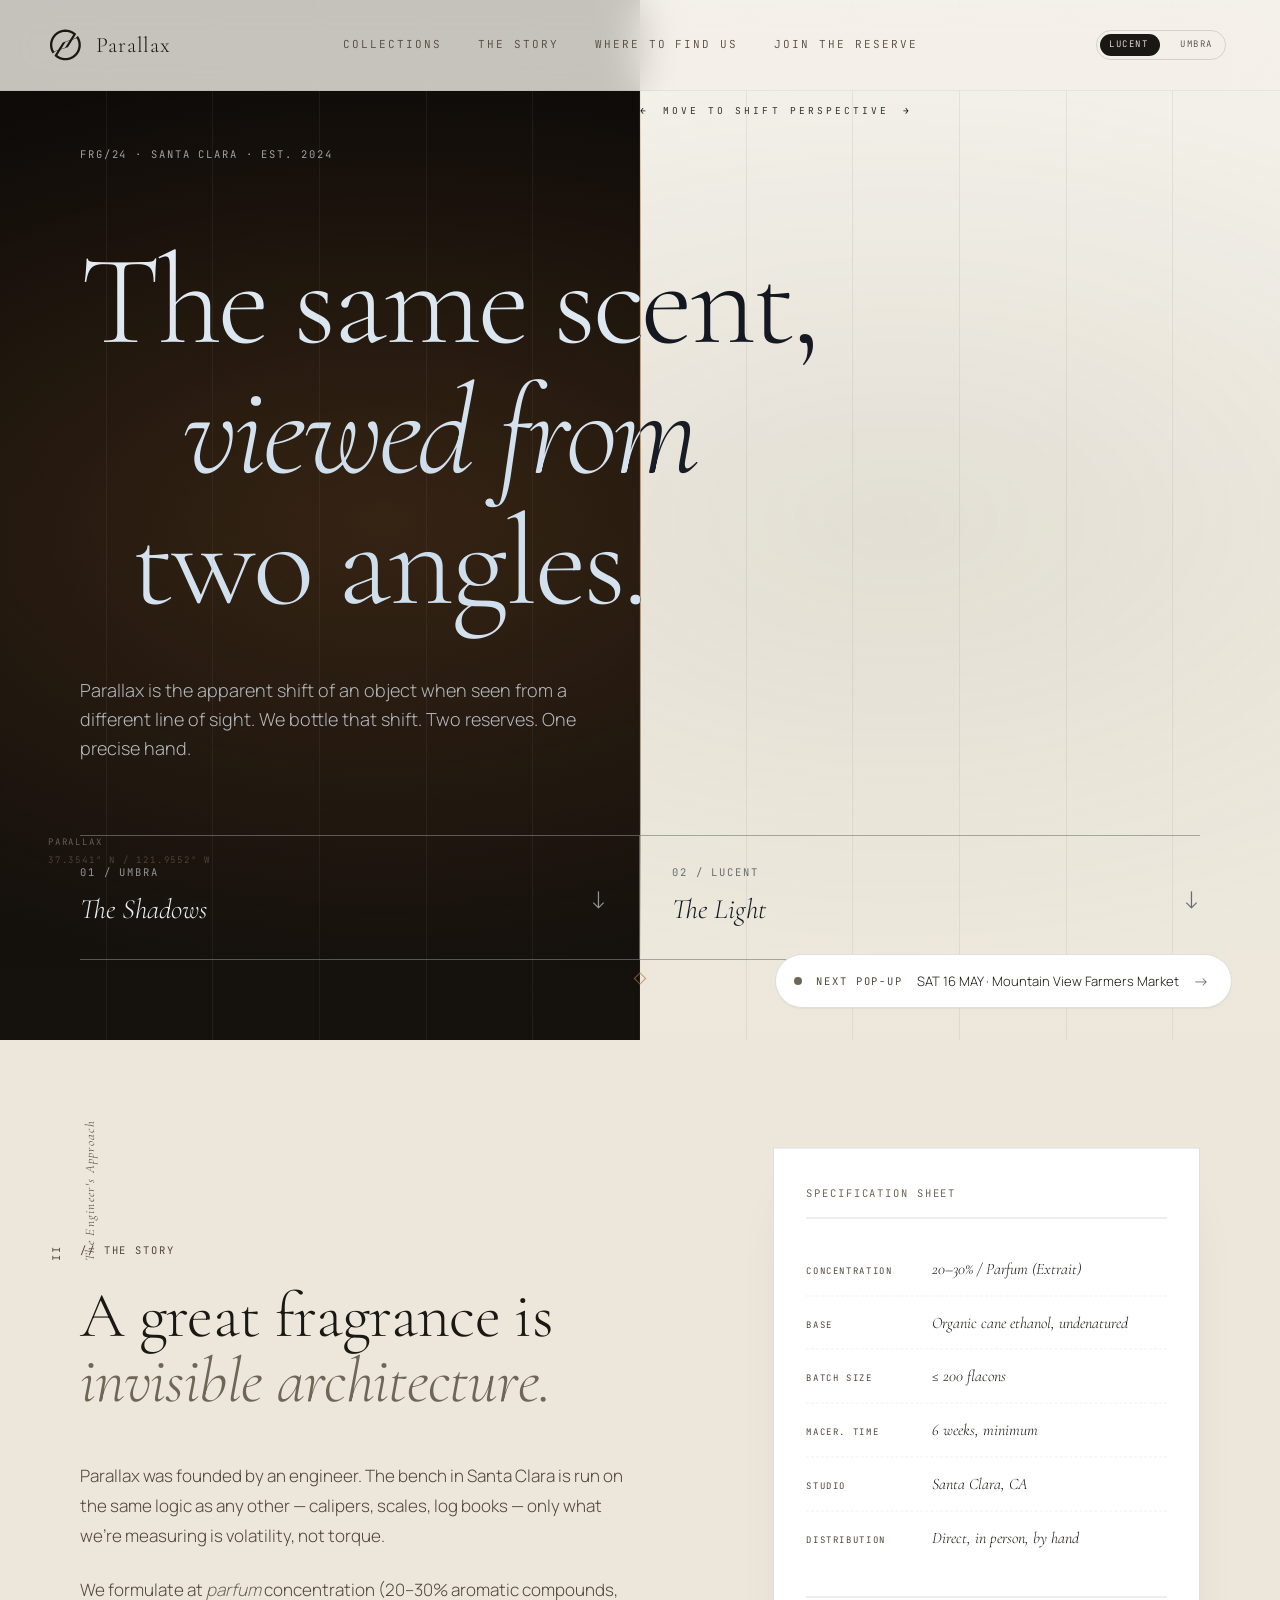
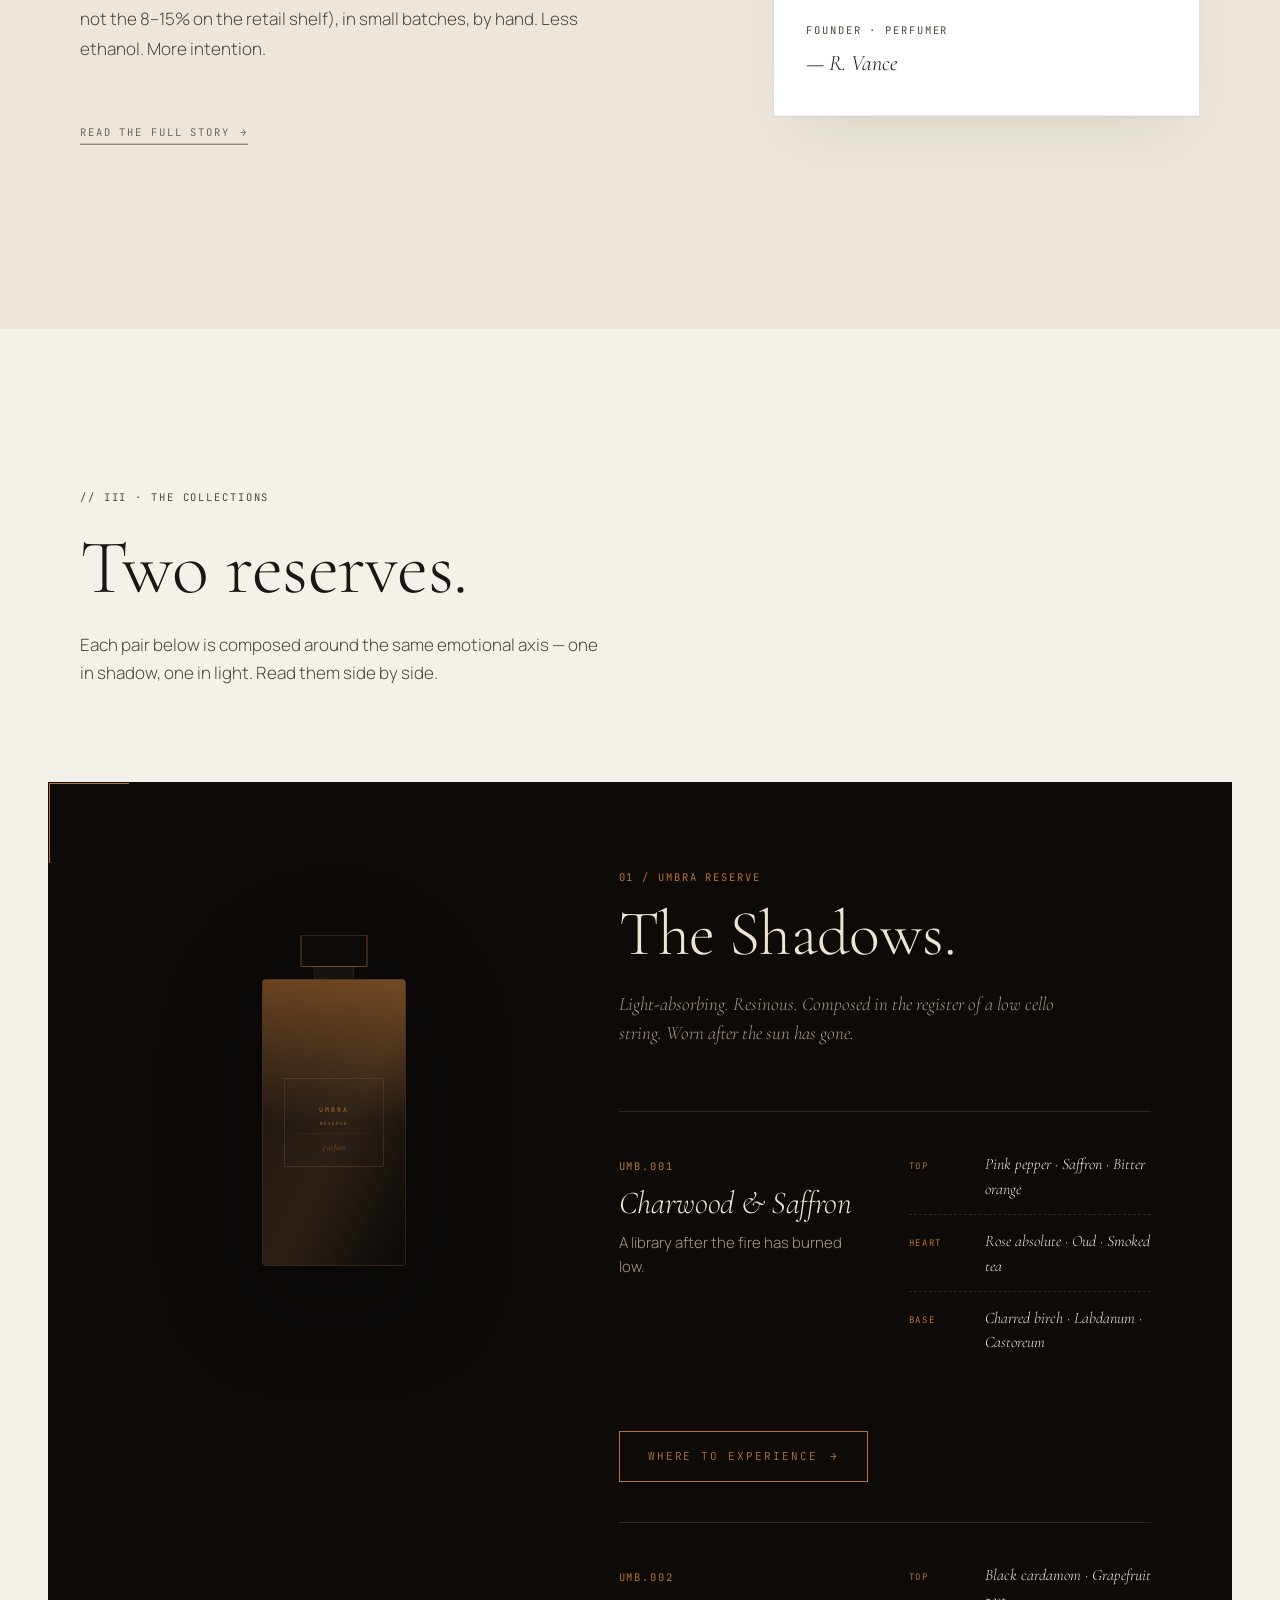
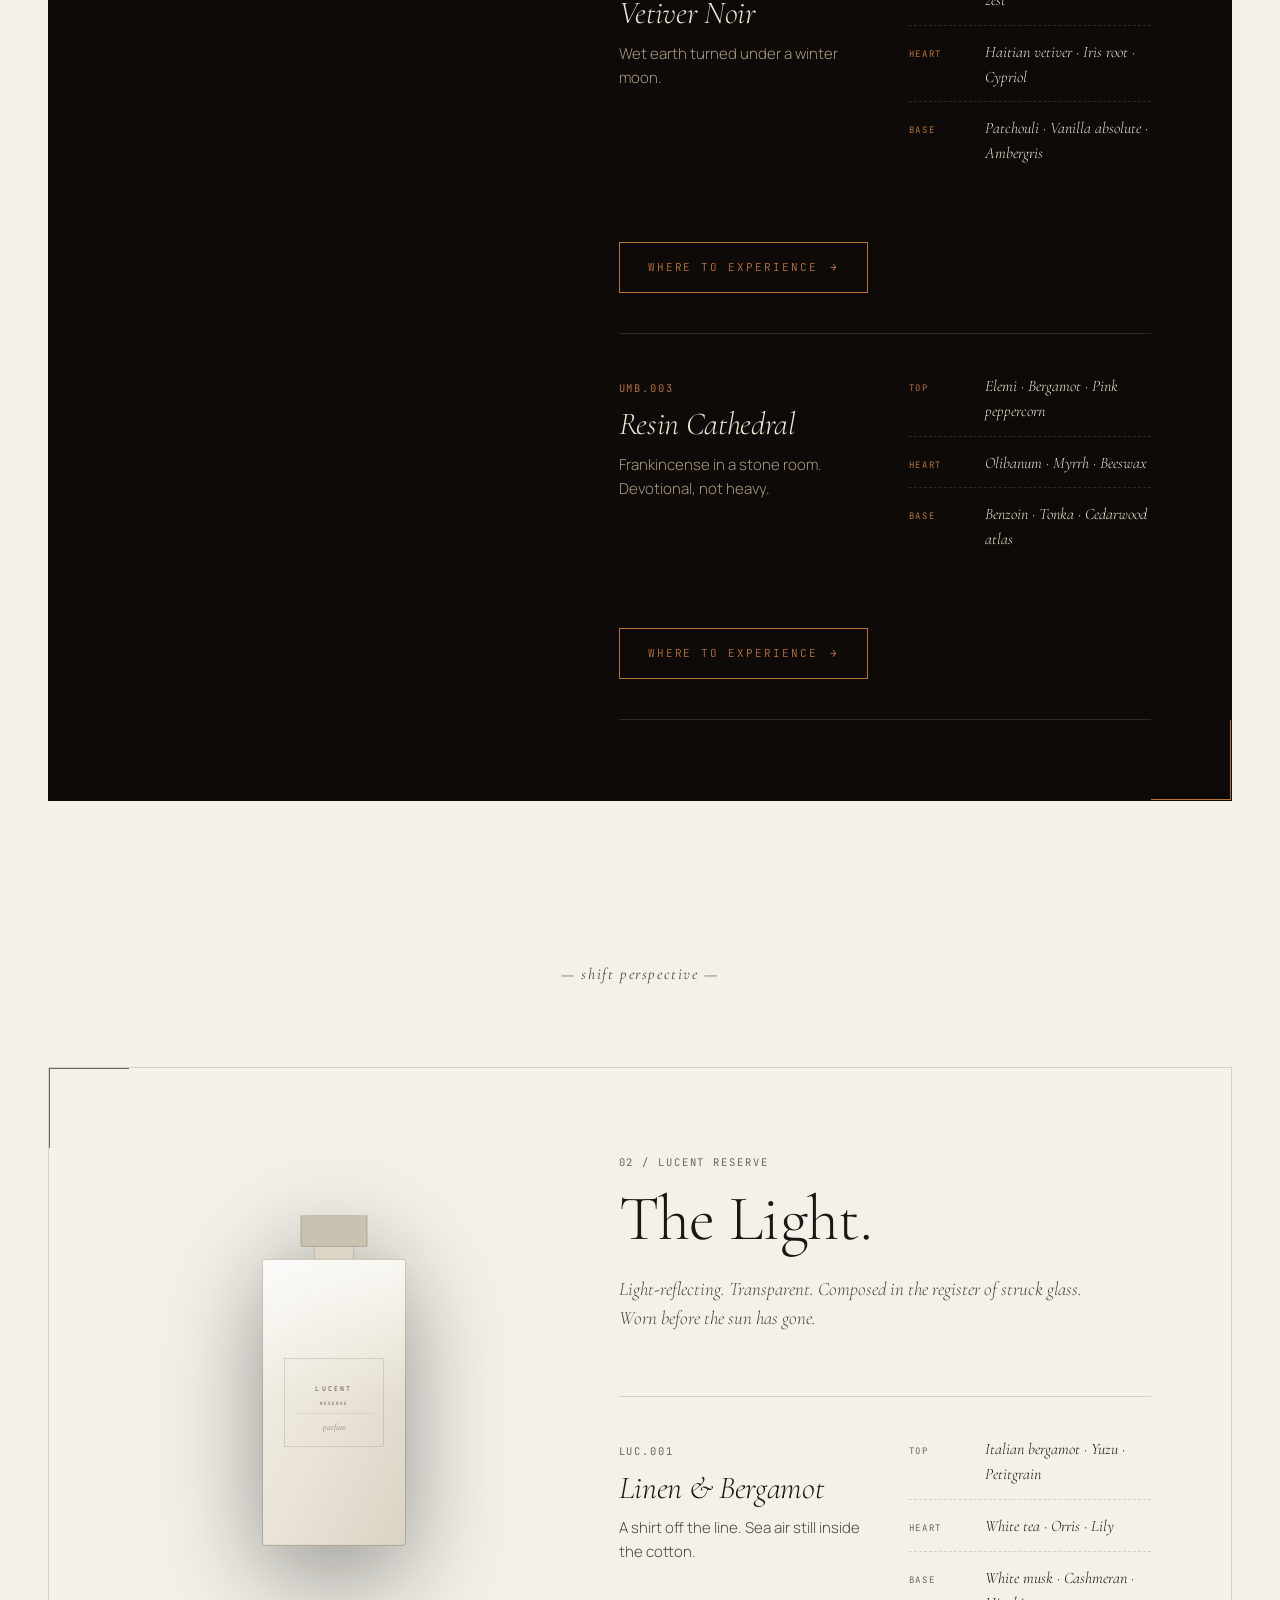
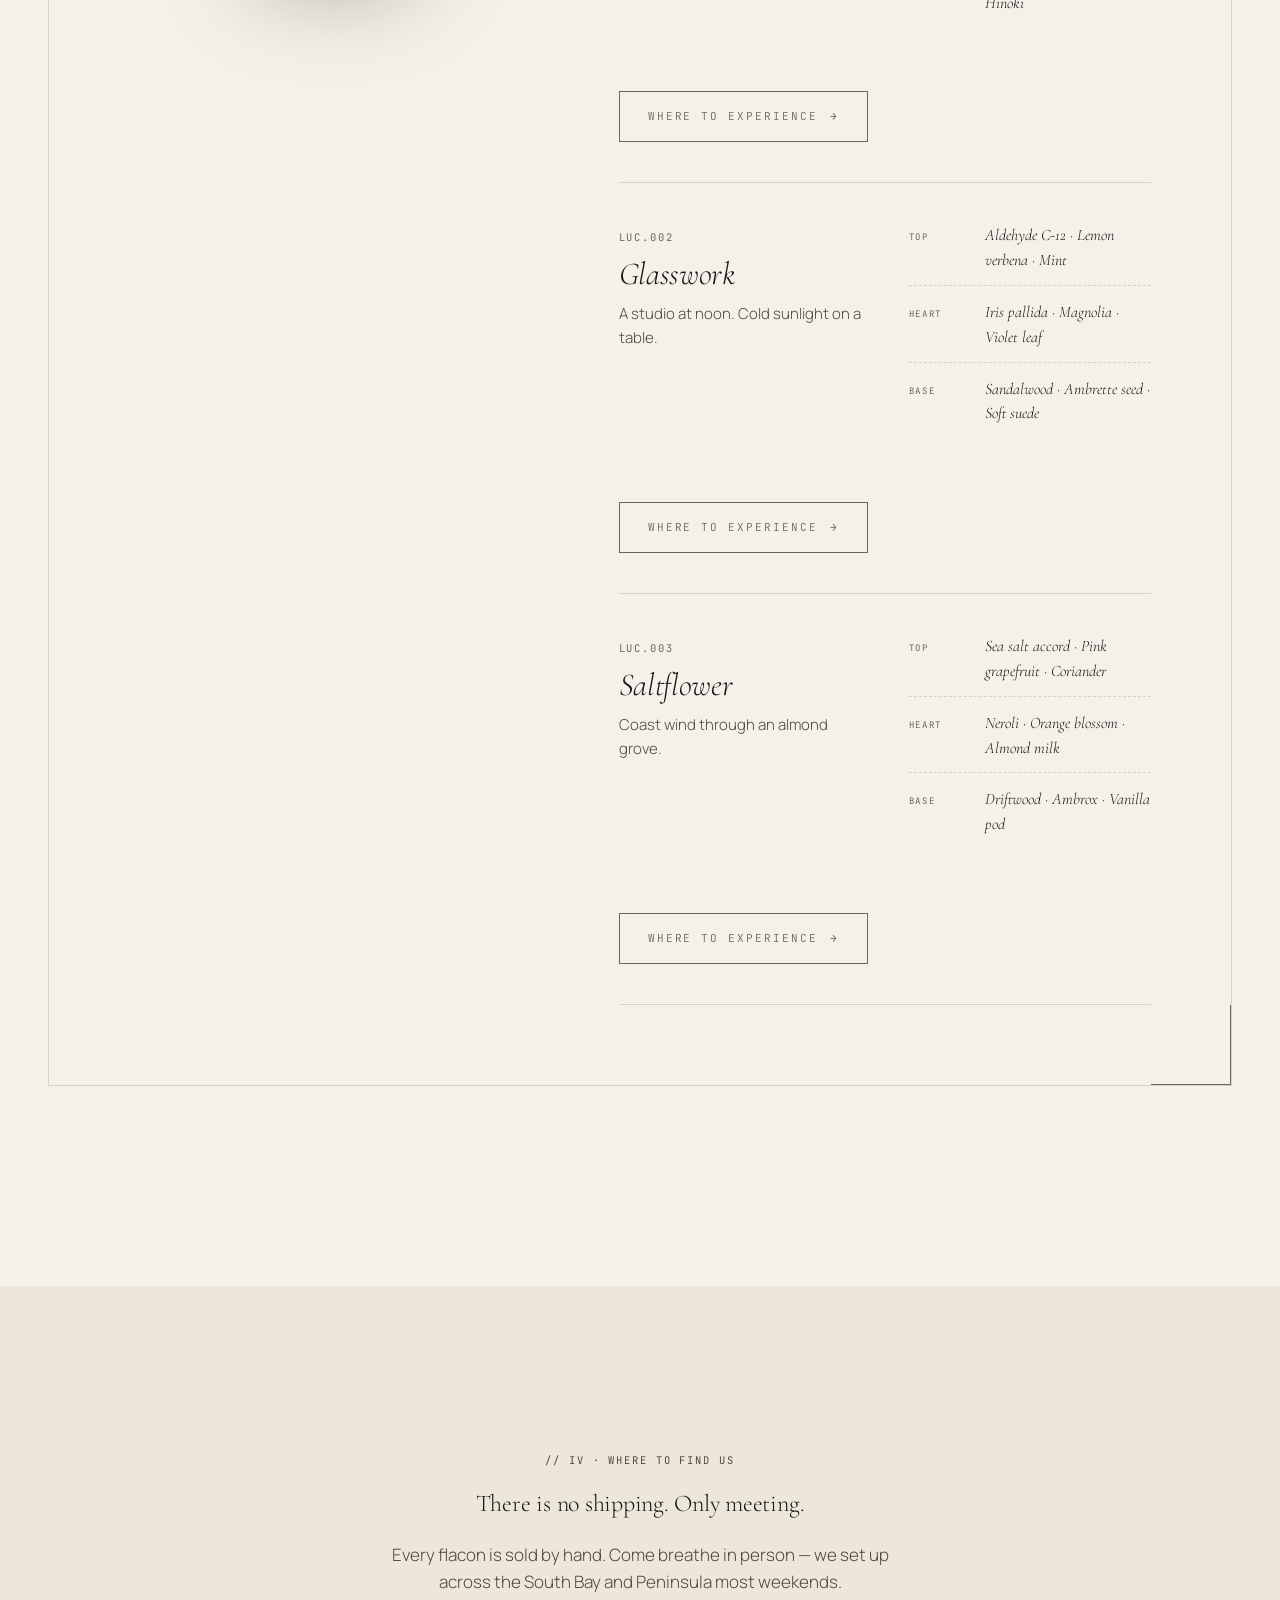
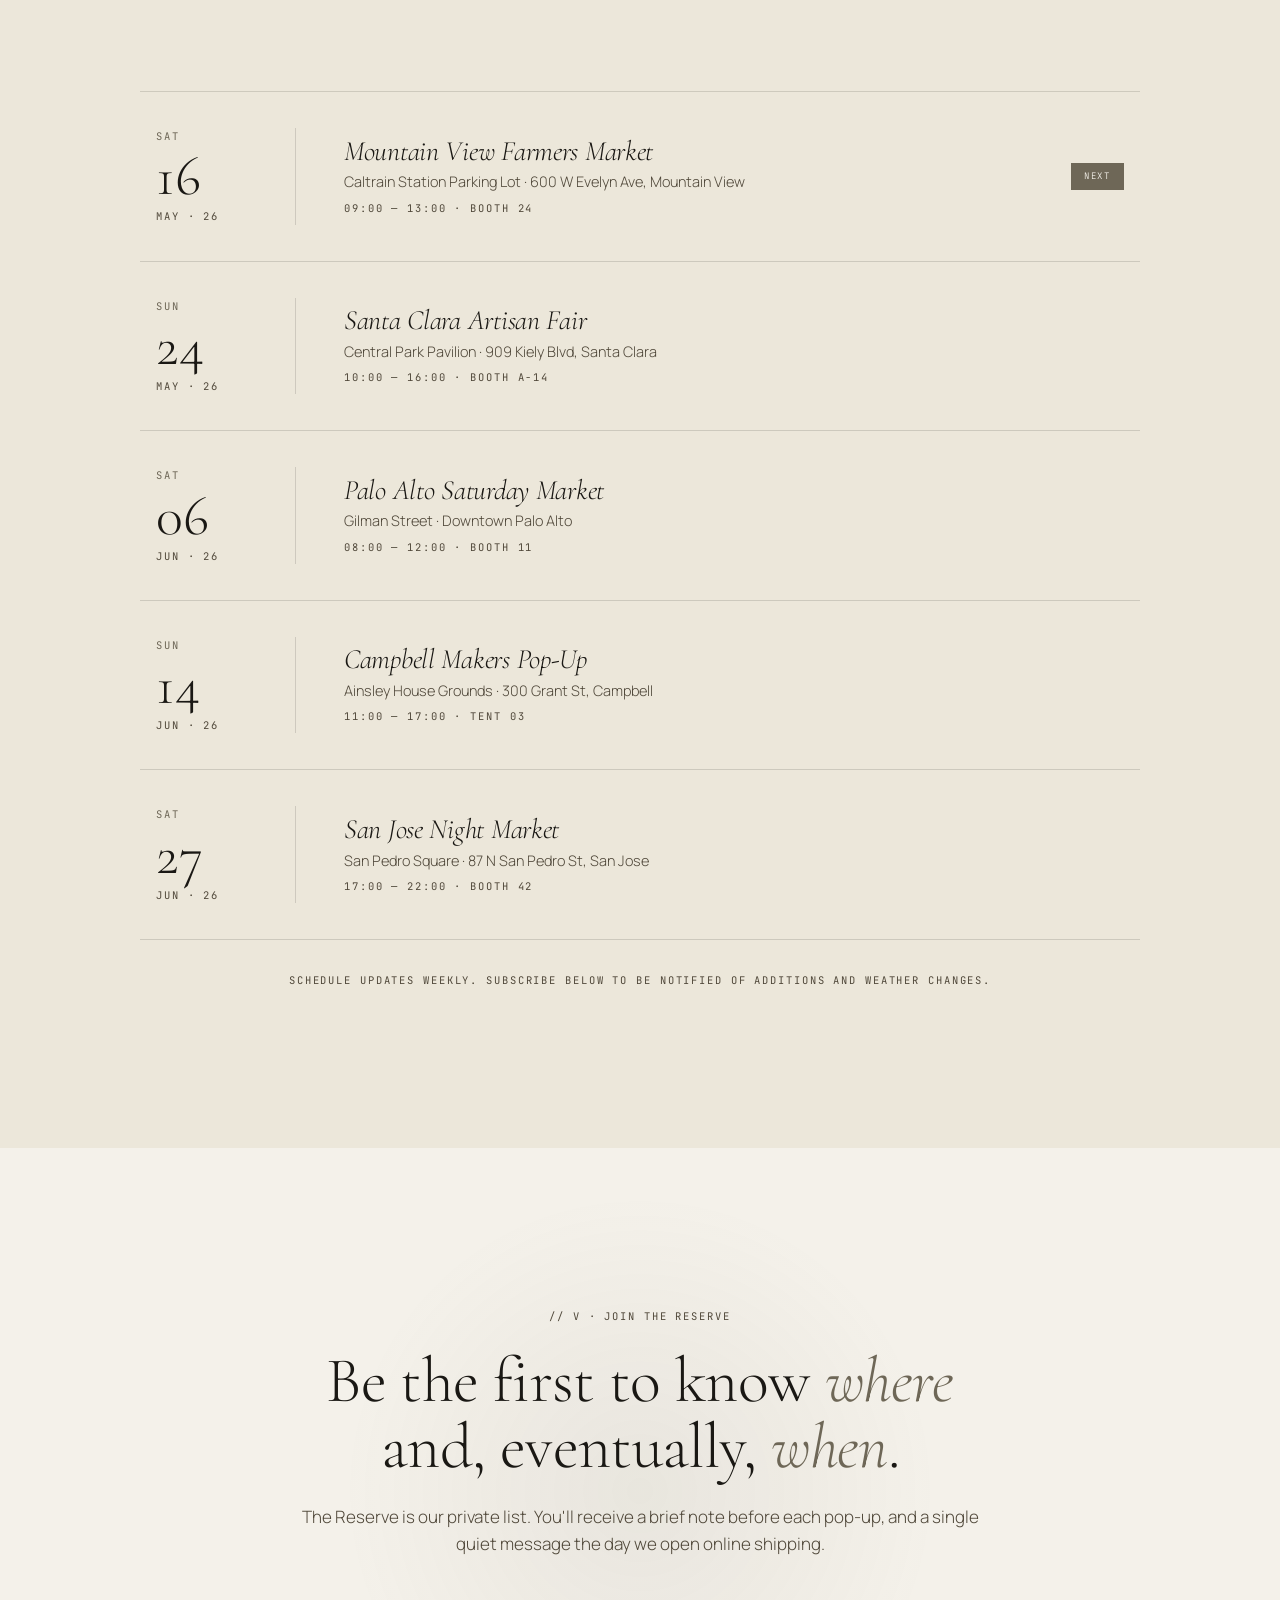
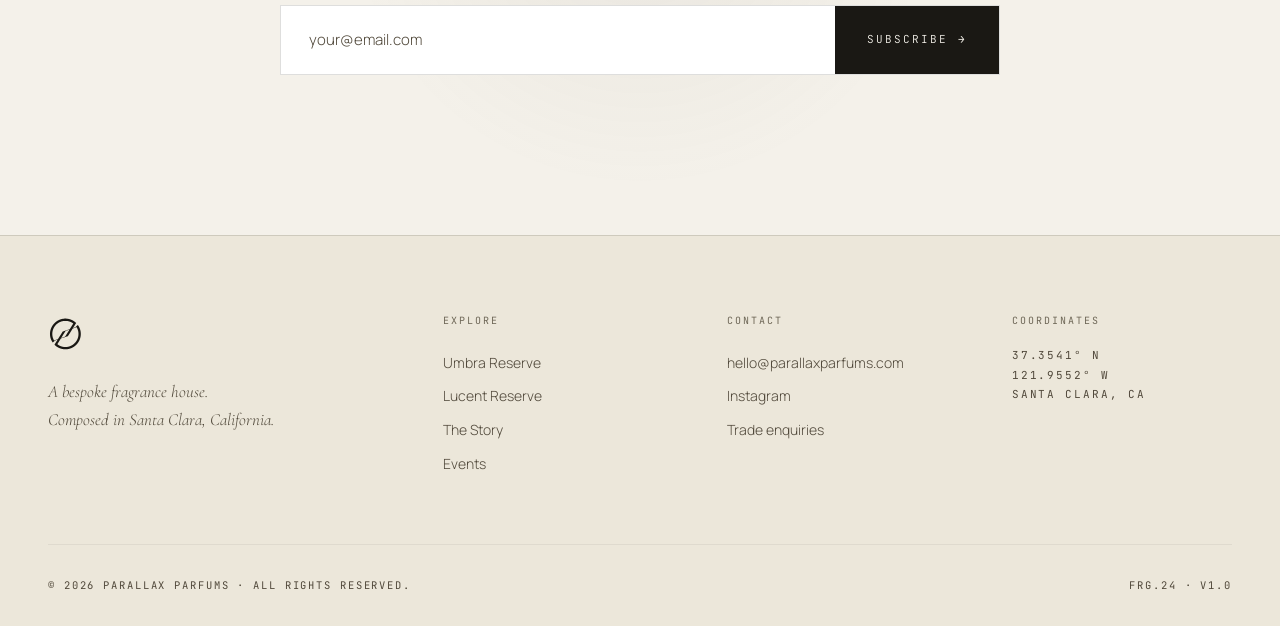
<file: index.html>
<!DOCTYPE html>
<html lang="en" data-mode="lucent">
<head>
<meta charset="UTF-8" />
<meta name="viewport" content="width=device-width,initial-scale=1.0" />
<title>Parallax Parfums — A Bespoke Fragrance House in Santa Clara</title>
<meta name="description" content="Parallax Parfums is an independent, engineer-founded fragrance house in Santa Clara, California. High-concentration parfums explored from two perspectives: the Umbra Reserve and the Lucent Reserve. Find us at Bay Area farmers markets and pop-ups." />
<meta name="keywords" content="niche perfume Santa Clara, local fragrance house Bay Area, independent perfumer Silicon Valley, artisan parfum, farmers market perfume" />

<link rel="canonical" href="https://parallaxparfums.com/" />

<meta name="theme-color" content="#f4f1ea" media="(prefers-color-scheme: light)" />
<meta name="theme-color" content="#0d0a08" media="(prefers-color-scheme: dark)" />

<meta property="og:type" content="website" />
<meta property="og:site_name" content="Parallax Parfums" />
<meta property="og:locale" content="en_US" />
<meta property="og:url" content="https://parallaxparfums.com/" />
<meta property="og:title" content="Parallax Parfums — A Bespoke Fragrance House in Santa Clara" />
<meta property="og:description" content="Independent, engineer-founded fragrance house in Santa Clara, California. High-concentration parfums in two reserves. Find us at Bay Area farmers markets." />
<meta property="og:image" content="https://parallaxparfums.com/og-image.png" />
<meta property="og:image:width" content="1200" />
<meta property="og:image:height" content="630" />
<meta property="og:image:alt" content="Parallax Parfums logo on a split umbra and lucent composition." />

<meta name="twitter:card" content="summary_large_image" />
<meta name="twitter:title" content="Parallax Parfums — A Bespoke Fragrance House in Santa Clara" />
<meta name="twitter:description" content="Independent, engineer-founded fragrance house in Santa Clara. High-concentration parfums in two reserves." />
<meta name="twitter:image" content="https://parallaxparfums.com/og-image.png" />

<link rel="icon" type="image/svg+xml" href="favicon.svg" />
<link rel="apple-touch-icon" href="apple-touch-icon.png" />

<!-- Local-business structured data -->
<script type="application/ld+json">
{
  "@context": "https://schema.org",
  "@type": "LocalBusiness",
  "@id": "https://parallaxparfums.com/#business",
  "name": "Parallax Parfums",
  "description": "Independent fragrance house in Santa Clara specializing in high-concentration parfums, served at Bay Area farmers markets and pop-ups.",
  "url": "https://parallaxparfums.com",
  "image": "https://parallaxparfums.com/og-image.png",
  "logo": "https://parallaxparfums.com/parallax-logo-r2.svg",
  "address": { "@type": "PostalAddress", "addressLocality": "Santa Clara", "addressRegion": "CA", "addressCountry": "US" },
  "geo": { "@type": "GeoCoordinates", "latitude": 37.3541, "longitude": -121.9552 },
  "areaServed": [
    { "@type": "City", "name": "Santa Clara" },
    { "@type": "City", "name": "San Jose" },
    { "@type": "City", "name": "Mountain View" },
    { "@type": "City", "name": "Palo Alto" },
    { "@type": "City", "name": "Campbell" },
    { "@type": "AdministrativeArea", "name": "San Francisco Bay Area" }
  ],
  "priceRange": "$$$"
}
</script>

<!-- Upcoming events: Bay Area farmers markets & pop-ups -->
<script type="application/ld+json">
{
  "@context": "https://schema.org",
  "@graph": [
    {
      "@type": "Event",
      "name": "Parallax Parfums at Mountain View Farmers Market",
      "startDate": "2026-05-16T09:00:00-07:00",
      "endDate":   "2026-05-16T13:00:00-07:00",
      "eventStatus": "https://schema.org/EventScheduled",
      "eventAttendanceMode": "https://schema.org/OfflineEventAttendanceMode",
      "location": { "@type": "Place", "name": "Mountain View Farmers Market — Caltrain Station Parking Lot",
        "address": { "@type": "PostalAddress", "streetAddress": "600 W Evelyn Ave", "addressLocality": "Mountain View", "addressRegion": "CA", "addressCountry": "US" } },
      "organizer": { "@id": "https://parallaxparfums.com/#business" },
      "performer": { "@id": "https://parallaxparfums.com/#business" },
      "image": "https://parallaxparfums.com/og-image.png",
      "description": "Parallax Parfums at Booth 24. Sampling the Umbra and Lucent reserves."
    },
    {
      "@type": "Event",
      "name": "Parallax Parfums at Santa Clara Artisan Fair",
      "startDate": "2026-05-24T10:00:00-07:00",
      "endDate":   "2026-05-24T16:00:00-07:00",
      "eventStatus": "https://schema.org/EventScheduled",
      "eventAttendanceMode": "https://schema.org/OfflineEventAttendanceMode",
      "location": { "@type": "Place", "name": "Santa Clara Artisan Fair — Central Park Pavilion",
        "address": { "@type": "PostalAddress", "streetAddress": "909 Kiely Blvd", "addressLocality": "Santa Clara", "addressRegion": "CA", "addressCountry": "US" } },
      "organizer": { "@id": "https://parallaxparfums.com/#business" },
      "performer": { "@id": "https://parallaxparfums.com/#business" },
      "image": "https://parallaxparfums.com/og-image.png",
      "description": "Parallax Parfums at Booth A-14."
    },
    {
      "@type": "Event",
      "name": "Parallax Parfums at Palo Alto Saturday Market",
      "startDate": "2026-06-06T08:00:00-07:00",
      "endDate":   "2026-06-06T12:00:00-07:00",
      "eventStatus": "https://schema.org/EventScheduled",
      "eventAttendanceMode": "https://schema.org/OfflineEventAttendanceMode",
      "location": { "@type": "Place", "name": "Palo Alto Saturday Market — Gilman Street",
        "address": { "@type": "PostalAddress", "streetAddress": "Gilman Street", "addressLocality": "Palo Alto", "addressRegion": "CA", "addressCountry": "US" } },
      "organizer": { "@id": "https://parallaxparfums.com/#business" },
      "performer": { "@id": "https://parallaxparfums.com/#business" },
      "image": "https://parallaxparfums.com/og-image.png",
      "description": "Parallax Parfums at Booth 11."
    },
    {
      "@type": "Event",
      "name": "Parallax Parfums at Campbell Makers Pop-Up",
      "startDate": "2026-06-14T11:00:00-07:00",
      "endDate":   "2026-06-14T17:00:00-07:00",
      "eventStatus": "https://schema.org/EventScheduled",
      "eventAttendanceMode": "https://schema.org/OfflineEventAttendanceMode",
      "location": { "@type": "Place", "name": "Campbell Makers Pop-Up — Ainsley House Grounds",
        "address": { "@type": "PostalAddress", "streetAddress": "300 Grant St", "addressLocality": "Campbell", "addressRegion": "CA", "addressCountry": "US" } },
      "organizer": { "@id": "https://parallaxparfums.com/#business" },
      "performer": { "@id": "https://parallaxparfums.com/#business" },
      "image": "https://parallaxparfums.com/og-image.png",
      "description": "Parallax Parfums at Tent 03."
    },
    {
      "@type": "Event",
      "name": "Parallax Parfums at San Jose Night Market",
      "startDate": "2026-06-27T17:00:00-07:00",
      "endDate":   "2026-06-27T22:00:00-07:00",
      "eventStatus": "https://schema.org/EventScheduled",
      "eventAttendanceMode": "https://schema.org/OfflineEventAttendanceMode",
      "location": { "@type": "Place", "name": "San Jose Night Market — San Pedro Square",
        "address": { "@type": "PostalAddress", "streetAddress": "87 N San Pedro St", "addressLocality": "San Jose", "addressRegion": "CA", "addressCountry": "US" } },
      "organizer": { "@id": "https://parallaxparfums.com/#business" },
      "performer": { "@id": "https://parallaxparfums.com/#business" },
      "image": "https://parallaxparfums.com/og-image.png",
      "description": "Parallax Parfums at Booth 42."
    }
  ]
}
</script>

<link rel="preconnect" href="https://fonts.googleapis.com" />
<link rel="preconnect" href="https://fonts.gstatic.com" crossorigin />
<link href="https://fonts.googleapis.com/css2?family=Cormorant+Garamond:ital,wght@0,300;0,400;0,500;1,300;1,400&family=Manrope:wght@200;300;400;500;600&family=JetBrains+Mono:wght@300;400;500&display=swap" rel="stylesheet" />

<link rel="stylesheet" href="styles.css" />
</head>
<body>

<!-- ============ FIXED CHROME ============ -->
<header class="nav" id="nav">
  <a href="#home" class="nav__brand" aria-label="Parallax Parfums home">
    <span class="nav__logo" aria-hidden="true"></span>
    <span class="nav__wordmark">Parallax</span>
  </a>

  <nav class="nav__links" aria-label="Primary">
    <a href="#collections">Collections</a>
    <a href="story.html">The Story</a>
    <a href="#events">Where to Find Us</a>
    <a href="#reserve">Join the Reserve</a>
  </nav>

  <button class="nav__shift" id="modeToggle" aria-label="Shift perspective between Lucent and Umbra">
    <span class="nav__shift-track">
      <span class="nav__shift-label nav__shift-label--lucent">LUCENT</span>
      <span class="nav__shift-label nav__shift-label--umbra">UMBRA</span>
      <span class="nav__shift-thumb" aria-hidden="true"></span>
    </span>
  </button>
</header>

<!-- Coordinate marker that follows scroll (engineering signal) -->
<div class="coords" aria-hidden="true">
  <span class="coords__label">PARALLAX</span>
  <span class="coords__val" id="coordsVal">37.3541° N / 121.9552° W</span>
</div>

<main>

<!-- ============ HOME / HERO ============ -->
<section class="hero" id="home">
  <!-- Split layers: cursor drives --split, revealing more umbra or lucent -->
  <div class="hero__bg">
    <div class="hero__bg-umbra"></div>
    <div class="hero__bg-lucent"></div>
    <div class="hero__divider" aria-hidden="true">
      <span class="hero__divider-tick hero__divider-tick--top" aria-hidden="true"></span>
      <span class="hero__divider-tick hero__divider-tick--bot" aria-hidden="true"></span>
    </div>
  </div>

  <div class="hero__grid" aria-hidden="true">
    <span></span><span></span><span></span><span></span><span></span>
    <span></span><span></span><span></span><span></span><span></span>
    <span></span><span></span>
  </div>

  <span class="hero__hint mono" aria-hidden="true">
    <span class="hero__hint-arrow hero__hint-arrow--l">←</span>
    <span class="hero__hint-text hero__hint-text--mouse">move to shift perspective</span>
    <span class="hero__hint-text hero__hint-text--touch">drag to shift perspective</span>
    <span class="hero__hint-arrow hero__hint-arrow--r">→</span>
  </span>

  <div class="hero__inner">
    <div class="hero__meta">
      <span class="mono">FRG/24 · SANTA CLARA · EST. 2024</span>
    </div>

    <h1 class="hero__title">
      <span class="hero__title-line">The same scent,</span>
      <span class="hero__title-line hero__title-line--italic">viewed from</span>
      <span class="hero__title-line">two angles.</span>
    </h1>

    <p class="hero__lede">
      Parallax is the apparent shift of an object when seen from a different line of sight.
      We bottle that shift. Two reserves. One precise hand.
    </p>

    <div class="hero__paths">
      <a href="#umbra" class="path path--umbra">
        <span class="path__num mono">01 / UMBRA</span>
        <span class="path__name">The Shadows</span>
        <span class="path__arrow" aria-hidden="true">↓</span>
      </a>
      <a href="#lucent" class="path path--lucent">
        <span class="path__num mono">02 / LUCENT</span>
        <span class="path__name">The Light</span>
        <span class="path__arrow" aria-hidden="true">↓</span>
      </a>
    </div>
  </div>

  <!-- Floating "next pop-up" pill -->
  <a href="#events" class="next-popup" aria-label="Skip to next pop-up event">
    <span class="next-popup__dot" aria-hidden="true"></span>
    <span class="next-popup__label mono">NEXT POP-UP</span>
    <span class="next-popup__detail">SAT 16 MAY · Mountain View Farmers Market</span>
    <span class="next-popup__arrow" aria-hidden="true">→</span>
  </a>
</section>


<!-- ============ STORY ============ -->
<section class="story" id="story">
  <div class="story__rail">
    <span class="mono">II</span>
    <span class="story__rail-label">The Engineer's Approach</span>
  </div>

  <div class="story__inner">
    <div class="story__copy" data-parallax="0.04">
      <p class="eyebrow mono">// THE STORY</p>
      <h2 class="display">
        A great fragrance is<br/>
        <em>invisible architecture.</em>
      </h2>

      <p class="story__para">
        Parallax was founded by an engineer. The bench in Santa Clara is run on
        the same logic as any other &mdash; calipers, scales, log books &mdash;
        only what we&apos;re measuring is volatility, not torque.
      </p>

      <p class="story__para">
        We formulate at <em>parfum</em> concentration (20&ndash;30% aromatic compounds, not
        the 8&ndash;15% on the retail shelf), in small batches, by hand. Less ethanol.
        More intention.
      </p>

      <a href="story.html" class="story__more mono">
        Read the full story <span aria-hidden="true">→</span>
      </a>
    </div>

    <aside class="spec" data-parallax="-0.05" aria-label="Technical specifications">
      <div class="spec__header mono">SPECIFICATION SHEET</div>

      <dl class="spec__list">
        <div><dt class="mono">Concentration</dt><dd>20&ndash;30% / Parfum (Extrait)</dd></div>
        <div><dt class="mono">Base</dt><dd>Organic cane ethanol, undenatured</dd></div>
        <div><dt class="mono">Batch size</dt><dd>≤ 200 flacons</dd></div>
        <div><dt class="mono">Macer. time</dt><dd>6 weeks, minimum</dd></div>
        <div><dt class="mono">Studio</dt><dd>Santa Clara, CA</dd></div>
        <div><dt class="mono">Distribution</dt><dd>Direct, in person, by hand</dd></div>
      </dl>

      <div class="spec__signoff">
        <div class="mono">FOUNDER · PERFUMER</div>
        <div class="spec__sig">— R. Vance</div>
      </div>
    </aside>
  </div>
</section>


<!-- ============ COLLECTIONS ============ -->
<section class="collections" id="collections">
  <header class="section-head">
    <p class="eyebrow mono">// III · THE COLLECTIONS</p>
    <h2 class="display section-head__title">Two reserves.</h2>
    <p class="section-head__sub">
      Each pair below is composed around the same emotional axis &mdash; one in shadow,
      one in light. Read them side by side.
    </p>
  </header>

  <!-- UMBRA RESERVE -->
  <article class="reserve reserve--umbra" id="umbra">
    <div class="reserve__plate" data-parallax="0.06" aria-hidden="true">
      <div class="reserve__flacon reserve__flacon--umbra">
        <svg viewBox="0 0 200 320" class="flacon-svg" aria-hidden="true">
          <defs>
            <linearGradient id="umbraGlass" x1="0" y1="0" x2="1" y2="1">
              <stop offset="0%" stop-color="#1a1411"/>
              <stop offset="55%" stop-color="#2b2017"/>
              <stop offset="100%" stop-color="#0a0807"/>
            </linearGradient>
            <linearGradient id="umbraShine" x1="0" y1="0" x2="0" y2="1">
              <stop offset="0%" stop-color="rgba(184,115,51,0.5)"/>
              <stop offset="50%" stop-color="rgba(184,115,51,0)"/>
            </linearGradient>
          </defs>
          <!-- collar -->
          <rect x="82" y="20" width="36" height="20" fill="#1a1411" stroke="#3d2a1a" stroke-width="0.5"/>
          <!-- cap -->
          <rect x="70" y="0" width="60" height="28" fill="#0d0a08" stroke="#b87333" stroke-width="0.5"/>
          <!-- body -->
          <rect x="35" y="40" width="130" height="260" rx="3" fill="url(#umbraGlass)" stroke="#3d2a1a" stroke-width="0.8"/>
          <rect x="35" y="40" width="130" height="260" rx="3" fill="url(#umbraShine)"/>
          <!-- label -->
          <rect x="55" y="130" width="90" height="80" fill="none" stroke="rgba(184,115,51,0.4)" stroke-width="0.5"/>
          <text x="100" y="160" text-anchor="middle" fill="#b87333" font-family="JetBrains Mono" font-size="6" letter-spacing="2">UMBRA</text>
          <text x="100" y="172" text-anchor="middle" fill="#b87333" font-family="JetBrains Mono" font-size="4" letter-spacing="1">RESERVE</text>
          <line x1="65" y1="180" x2="135" y2="180" stroke="rgba(184,115,51,0.3)" stroke-width="0.3"/>
          <text x="100" y="195" text-anchor="middle" fill="rgba(184,115,51,0.7)" font-family="Cormorant Garamond" font-size="8" font-style="italic">parfum</text>
        </svg>
      </div>
    </div>

    <div class="reserve__content">
      <div class="reserve__head">
        <span class="mono reserve__num">01 / UMBRA RESERVE</span>
        <h3 class="display reserve__name">The Shadows.</h3>
        <p class="reserve__intent">
          Light-absorbing. Resinous. Composed in the register of a low cello string.
          Worn after the sun has gone.
        </p>
      </div>

      <!-- Fragrance cards -->
      <div class="frags">

        <div class="frag">
          <div class="frag__head">
            <span class="mono frag__sku">UMB.001</span>
            <h4 class="frag__name">Charwood &amp; Saffron</h4>
            <p class="frag__feel">A library after the fire has burned low.</p>
          </div>
          <div class="frag__pyramid">
            <div class="frag__note"><span class="mono">TOP</span><span>Pink pepper · Saffron · Bitter orange</span></div>
            <div class="frag__note"><span class="mono">HEART</span><span>Rose absolute · Oud · Smoked tea</span></div>
            <div class="frag__note"><span class="mono">BASE</span><span>Charred birch · Labdanum · Castoreum</span></div>
          </div>
          <a href="#events" class="frag__cta">Where to Experience <span aria-hidden="true">→</span></a>
        </div>

        <div class="frag">
          <div class="frag__head">
            <span class="mono frag__sku">UMB.002</span>
            <h4 class="frag__name">Vetiver Noir</h4>
            <p class="frag__feel">Wet earth turned under a winter moon.</p>
          </div>
          <div class="frag__pyramid">
            <div class="frag__note"><span class="mono">TOP</span><span>Black cardamom · Grapefruit zest</span></div>
            <div class="frag__note"><span class="mono">HEART</span><span>Haitian vetiver · Iris root · Cypriol</span></div>
            <div class="frag__note"><span class="mono">BASE</span><span>Patchouli · Vanilla absolute · Ambergris</span></div>
          </div>
          <a href="#events" class="frag__cta">Where to Experience <span aria-hidden="true">→</span></a>
        </div>

        <div class="frag">
          <div class="frag__head">
            <span class="mono frag__sku">UMB.003</span>
            <h4 class="frag__name">Resin Cathedral</h4>
            <p class="frag__feel">Frankincense in a stone room. Devotional, not heavy.</p>
          </div>
          <div class="frag__pyramid">
            <div class="frag__note"><span class="mono">TOP</span><span>Elemi · Bergamot · Pink peppercorn</span></div>
            <div class="frag__note"><span class="mono">HEART</span><span>Olibanum · Myrrh · Beeswax</span></div>
            <div class="frag__note"><span class="mono">BASE</span><span>Benzoin · Tonka · Cedarwood atlas</span></div>
          </div>
          <a href="#events" class="frag__cta">Where to Experience <span aria-hidden="true">→</span></a>
        </div>

      </div>
    </div>
  </article>

  <!-- Divider with parallax label -->
  <div class="reserve-divider" aria-hidden="true">
    <span class="mono">— shift perspective —</span>
  </div>

  <!-- LUCENT RESERVE -->
  <article class="reserve reserve--lucent" id="lucent">
    <div class="reserve__plate" data-parallax="0.06" aria-hidden="true">
      <div class="reserve__flacon reserve__flacon--lucent">
        <svg viewBox="0 0 200 320" class="flacon-svg" aria-hidden="true">
          <defs>
            <linearGradient id="lucentGlass" x1="0" y1="0" x2="1" y2="1">
              <stop offset="0%" stop-color="#f4f1ea"/>
              <stop offset="55%" stop-color="#e9e3d5"/>
              <stop offset="100%" stop-color="#d9d3c4"/>
            </linearGradient>
            <linearGradient id="lucentShine" x1="0" y1="0" x2="0" y2="1">
              <stop offset="0%" stop-color="rgba(255,255,255,0.7)"/>
              <stop offset="50%" stop-color="rgba(255,255,255,0)"/>
            </linearGradient>
          </defs>
          <rect x="82" y="20" width="36" height="20" fill="#ddd6c5" stroke="#aaa28d" stroke-width="0.5"/>
          <rect x="70" y="0" width="60" height="28" fill="#c9c2b1" stroke="#8a8275" stroke-width="0.5"/>
          <rect x="35" y="40" width="130" height="260" rx="3" fill="url(#lucentGlass)" stroke="#aaa28d" stroke-width="0.8"/>
          <rect x="35" y="40" width="130" height="260" rx="3" fill="url(#lucentShine)"/>
          <rect x="55" y="130" width="90" height="80" fill="none" stroke="rgba(80,72,55,0.3)" stroke-width="0.5"/>
          <text x="100" y="160" text-anchor="middle" fill="#504837" font-family="JetBrains Mono" font-size="6" letter-spacing="2">LUCENT</text>
          <text x="100" y="172" text-anchor="middle" fill="#504837" font-family="JetBrains Mono" font-size="4" letter-spacing="1">RESERVE</text>
          <line x1="65" y1="180" x2="135" y2="180" stroke="rgba(80,72,55,0.3)" stroke-width="0.3"/>
          <text x="100" y="195" text-anchor="middle" fill="rgba(80,72,55,0.7)" font-family="Cormorant Garamond" font-size="8" font-style="italic">parfum</text>
        </svg>
      </div>
    </div>

    <div class="reserve__content">
      <div class="reserve__head">
        <span class="mono reserve__num">02 / LUCENT RESERVE</span>
        <h3 class="display reserve__name">The Light.</h3>
        <p class="reserve__intent">
          Light-reflecting. Transparent. Composed in the register of struck glass.
          Worn before the sun has gone.
        </p>
      </div>

      <div class="frags">

        <div class="frag">
          <div class="frag__head">
            <span class="mono frag__sku">LUC.001</span>
            <h4 class="frag__name">Linen &amp; Bergamot</h4>
            <p class="frag__feel">A shirt off the line. Sea air still inside the cotton.</p>
          </div>
          <div class="frag__pyramid">
            <div class="frag__note"><span class="mono">TOP</span><span>Italian bergamot · Yuzu · Petitgrain</span></div>
            <div class="frag__note"><span class="mono">HEART</span><span>White tea · Orris · Lily</span></div>
            <div class="frag__note"><span class="mono">BASE</span><span>White musk · Cashmeran · Hinoki</span></div>
          </div>
          <a href="#events" class="frag__cta">Where to Experience <span aria-hidden="true">→</span></a>
        </div>

        <div class="frag">
          <div class="frag__head">
            <span class="mono frag__sku">LUC.002</span>
            <h4 class="frag__name">Glasswork</h4>
            <p class="frag__feel">A studio at noon. Cold sunlight on a table.</p>
          </div>
          <div class="frag__pyramid">
            <div class="frag__note"><span class="mono">TOP</span><span>Aldehyde C-12 · Lemon verbena · Mint</span></div>
            <div class="frag__note"><span class="mono">HEART</span><span>Iris pallida · Magnolia · Violet leaf</span></div>
            <div class="frag__note"><span class="mono">BASE</span><span>Sandalwood · Ambrette seed · Soft suede</span></div>
          </div>
          <a href="#events" class="frag__cta">Where to Experience <span aria-hidden="true">→</span></a>
        </div>

        <div class="frag">
          <div class="frag__head">
            <span class="mono frag__sku">LUC.003</span>
            <h4 class="frag__name">Saltflower</h4>
            <p class="frag__feel">Coast wind through an almond grove.</p>
          </div>
          <div class="frag__pyramid">
            <div class="frag__note"><span class="mono">TOP</span><span>Sea salt accord · Pink grapefruit · Coriander</span></div>
            <div class="frag__note"><span class="mono">HEART</span><span>Neroli · Orange blossom · Almond milk</span></div>
            <div class="frag__note"><span class="mono">BASE</span><span>Driftwood · Ambrox · Vanilla pod</span></div>
          </div>
          <a href="#events" class="frag__cta">Where to Experience <span aria-hidden="true">→</span></a>
        </div>

      </div>
    </div>
  </article>
</section>


<!-- ============ EVENTS ============ -->
<section class="events" id="events">
  <header class="section-head section-head--center">
    <p class="eyebrow mono">// IV · WHERE TO FIND US</p>
    <h2 class="display">There is no shipping. Only meeting.</h2>
    <p class="section-head__sub">
      Every flacon is sold by hand. Come breathe in person &mdash; we set up across the
      South Bay and Peninsula most weekends.
    </p>
  </header>

  <ul class="event-list">

    <li class="event">
      <div class="event__date">
        <span class="event__day mono">SAT</span>
        <span class="event__num">16</span>
        <span class="event__month mono">MAY · 26</span>
      </div>
      <div class="event__body">
        <h3 class="event__name">Mountain View Farmers Market</h3>
        <p class="event__where">Caltrain Station Parking Lot · 600 W Evelyn Ave, Mountain View</p>
        <p class="event__hours mono">09:00 — 13:00 · Booth 24</p>
      </div>
      <span class="event__status event__status--next">NEXT</span>
    </li>

    <li class="event">
      <div class="event__date">
        <span class="event__day mono">SUN</span>
        <span class="event__num">24</span>
        <span class="event__month mono">MAY · 26</span>
      </div>
      <div class="event__body">
        <h3 class="event__name">Santa Clara Artisan Fair</h3>
        <p class="event__where">Central Park Pavilion · 909 Kiely Blvd, Santa Clara</p>
        <p class="event__hours mono">10:00 — 16:00 · Booth A-14</p>
      </div>
    </li>

    <li class="event">
      <div class="event__date">
        <span class="event__day mono">SAT</span>
        <span class="event__num">06</span>
        <span class="event__month mono">JUN · 26</span>
      </div>
      <div class="event__body">
        <h3 class="event__name">Palo Alto Saturday Market</h3>
        <p class="event__where">Gilman Street · Downtown Palo Alto</p>
        <p class="event__hours mono">08:00 — 12:00 · Booth 11</p>
      </div>
    </li>

    <li class="event">
      <div class="event__date">
        <span class="event__day mono">SUN</span>
        <span class="event__num">14</span>
        <span class="event__month mono">JUN · 26</span>
      </div>
      <div class="event__body">
        <h3 class="event__name">Campbell Makers Pop-Up</h3>
        <p class="event__where">Ainsley House Grounds · 300 Grant St, Campbell</p>
        <p class="event__hours mono">11:00 — 17:00 · Tent 03</p>
      </div>
    </li>

    <li class="event">
      <div class="event__date">
        <span class="event__day mono">SAT</span>
        <span class="event__num">27</span>
        <span class="event__month mono">JUN · 26</span>
      </div>
      <div class="event__body">
        <h3 class="event__name">San Jose Night Market</h3>
        <p class="event__where">San Pedro Square · 87 N San Pedro St, San Jose</p>
        <p class="event__hours mono">17:00 — 22:00 · Booth 42</p>
      </div>
    </li>

  </ul>

  <p class="events__note mono">
    Schedule updates weekly. Subscribe below to be notified of additions and weather changes.
  </p>
</section>


<!-- ============ RESERVE / NEWSLETTER ============ -->
<section class="reserve-cta" id="reserve">
  <div class="reserve-cta__inner">
    <p class="eyebrow mono">// V · JOIN THE RESERVE</p>
    <h2 class="display reserve-cta__title">
      Be the first to know <em>where</em><br/>and, eventually, <em>when</em>.
    </h2>
    <p class="reserve-cta__sub">
      The Reserve is our private list. You&apos;ll receive a brief note before each
      pop-up, and a single quiet message the day we open online shipping.
    </p>

    <form class="reserve-form" onsubmit="event.preventDefault(); this.querySelector('.reserve-form__msg').classList.add('is-on');">
      <label class="visually-hidden" for="email">Email address</label>
      <input type="email" id="email" name="email" placeholder="your@email.com" required />
      <button type="submit">
        <span>Subscribe</span>
        <span aria-hidden="true">→</span>
      </button>
      <p class="reserve-form__msg mono">Thank you. You&apos;re on the list.</p>
    </form>
  </div>
</section>

</main>


<!-- ============ FOOTER ============ -->
<footer class="footer">
  <div class="footer__grid">
    <div class="footer__col">
      <span class="footer__logo" aria-hidden="true"></span>
      <p class="footer__tag">
        A bespoke fragrance house.<br/>
        Composed in Santa Clara, California.
      </p>
    </div>

    <div class="footer__col">
      <h4 class="mono">Explore</h4>
      <a href="#umbra">Umbra Reserve</a>
      <a href="#lucent">Lucent Reserve</a>
      <a href="story.html">The Story</a>
      <a href="#events">Events</a>
    </div>

    <div class="footer__col">
      <h4 class="mono">Contact</h4>
      <a href="mailto:hello@parallaxparfums.com">hello@parallaxparfums.com</a>
      <a href="#">Instagram</a>
      <a href="#">Trade enquiries</a>
    </div>

    <div class="footer__col">
      <h4 class="mono">Coordinates</h4>
      <p class="mono footer__coords">37.3541° N<br/>121.9552° W<br/>Santa Clara, CA</p>
    </div>
  </div>

  <div class="footer__base">
    <span class="mono">© 2026 Parallax Parfums · All rights reserved.</span>
    <span class="mono">FRG.24 · v1.0</span>
  </div>
</footer>

<script src="script.js" defer></script>
</body>
</html>
</file>
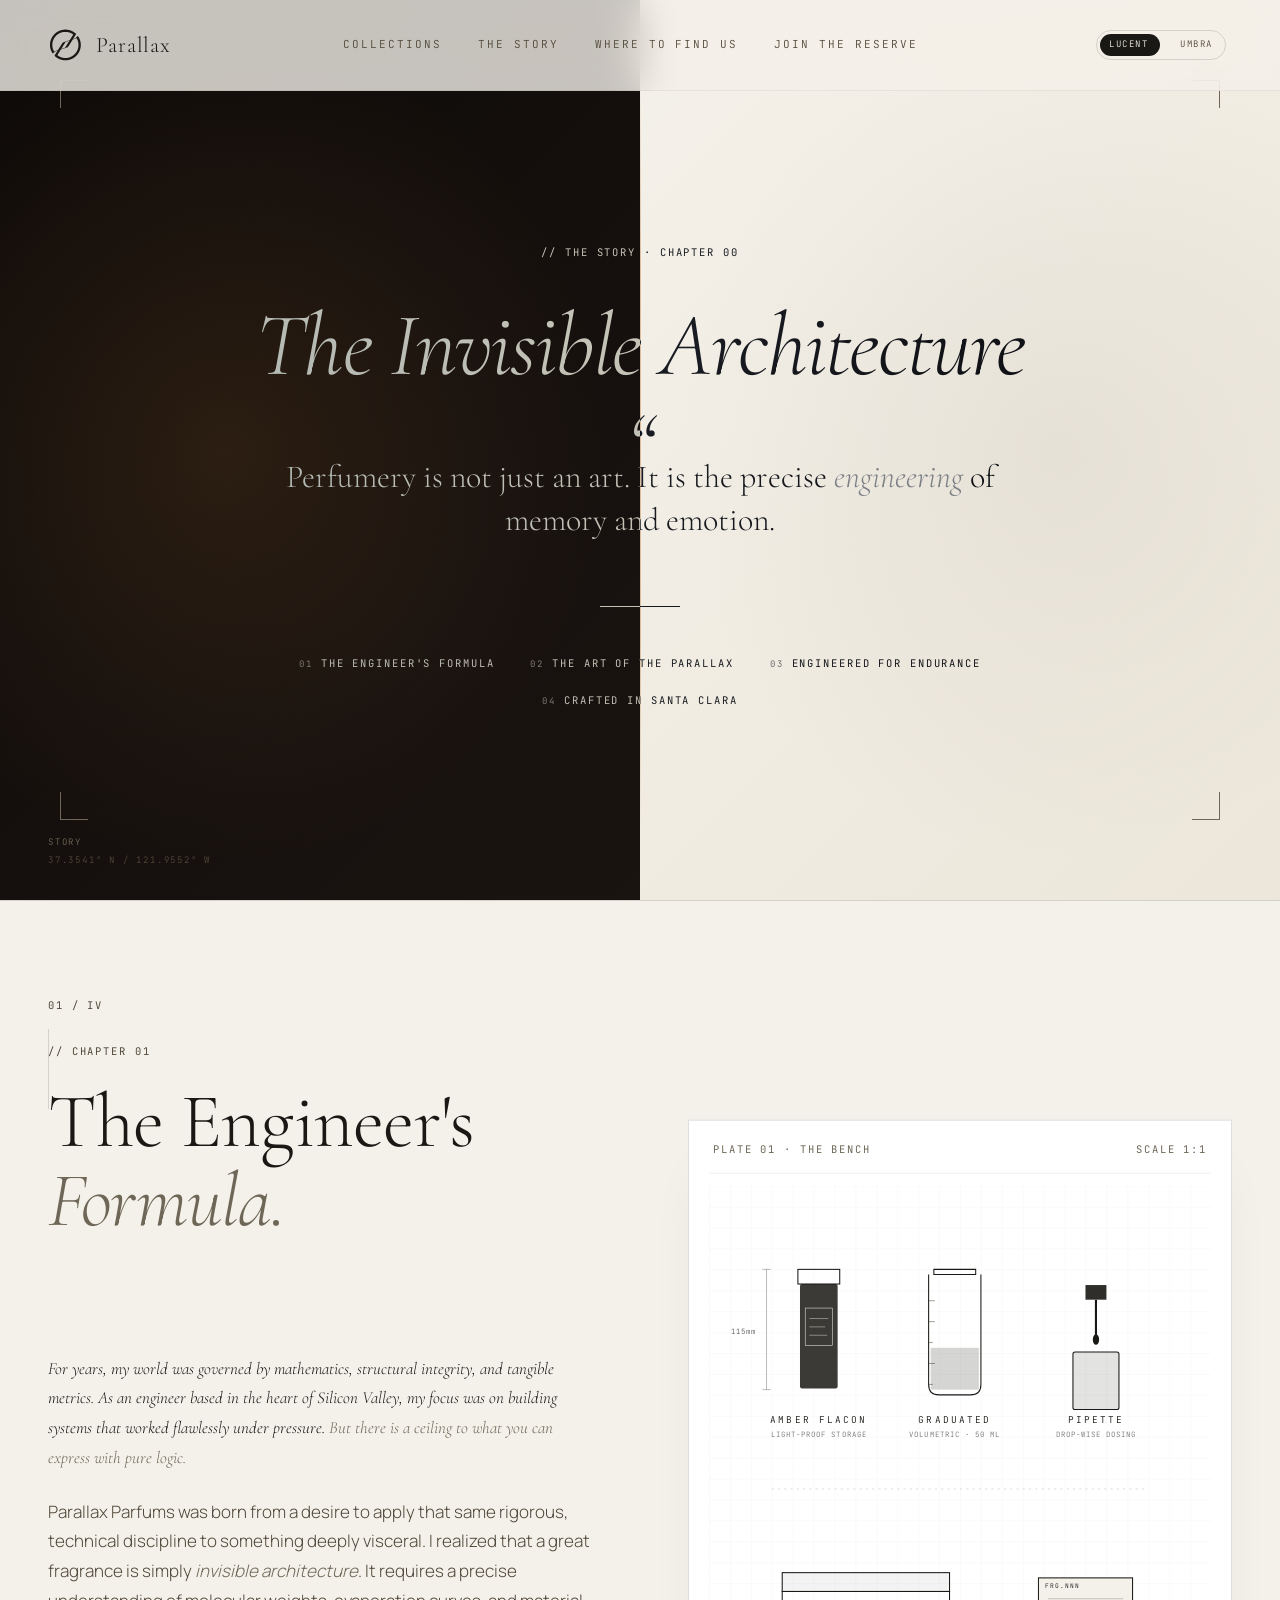
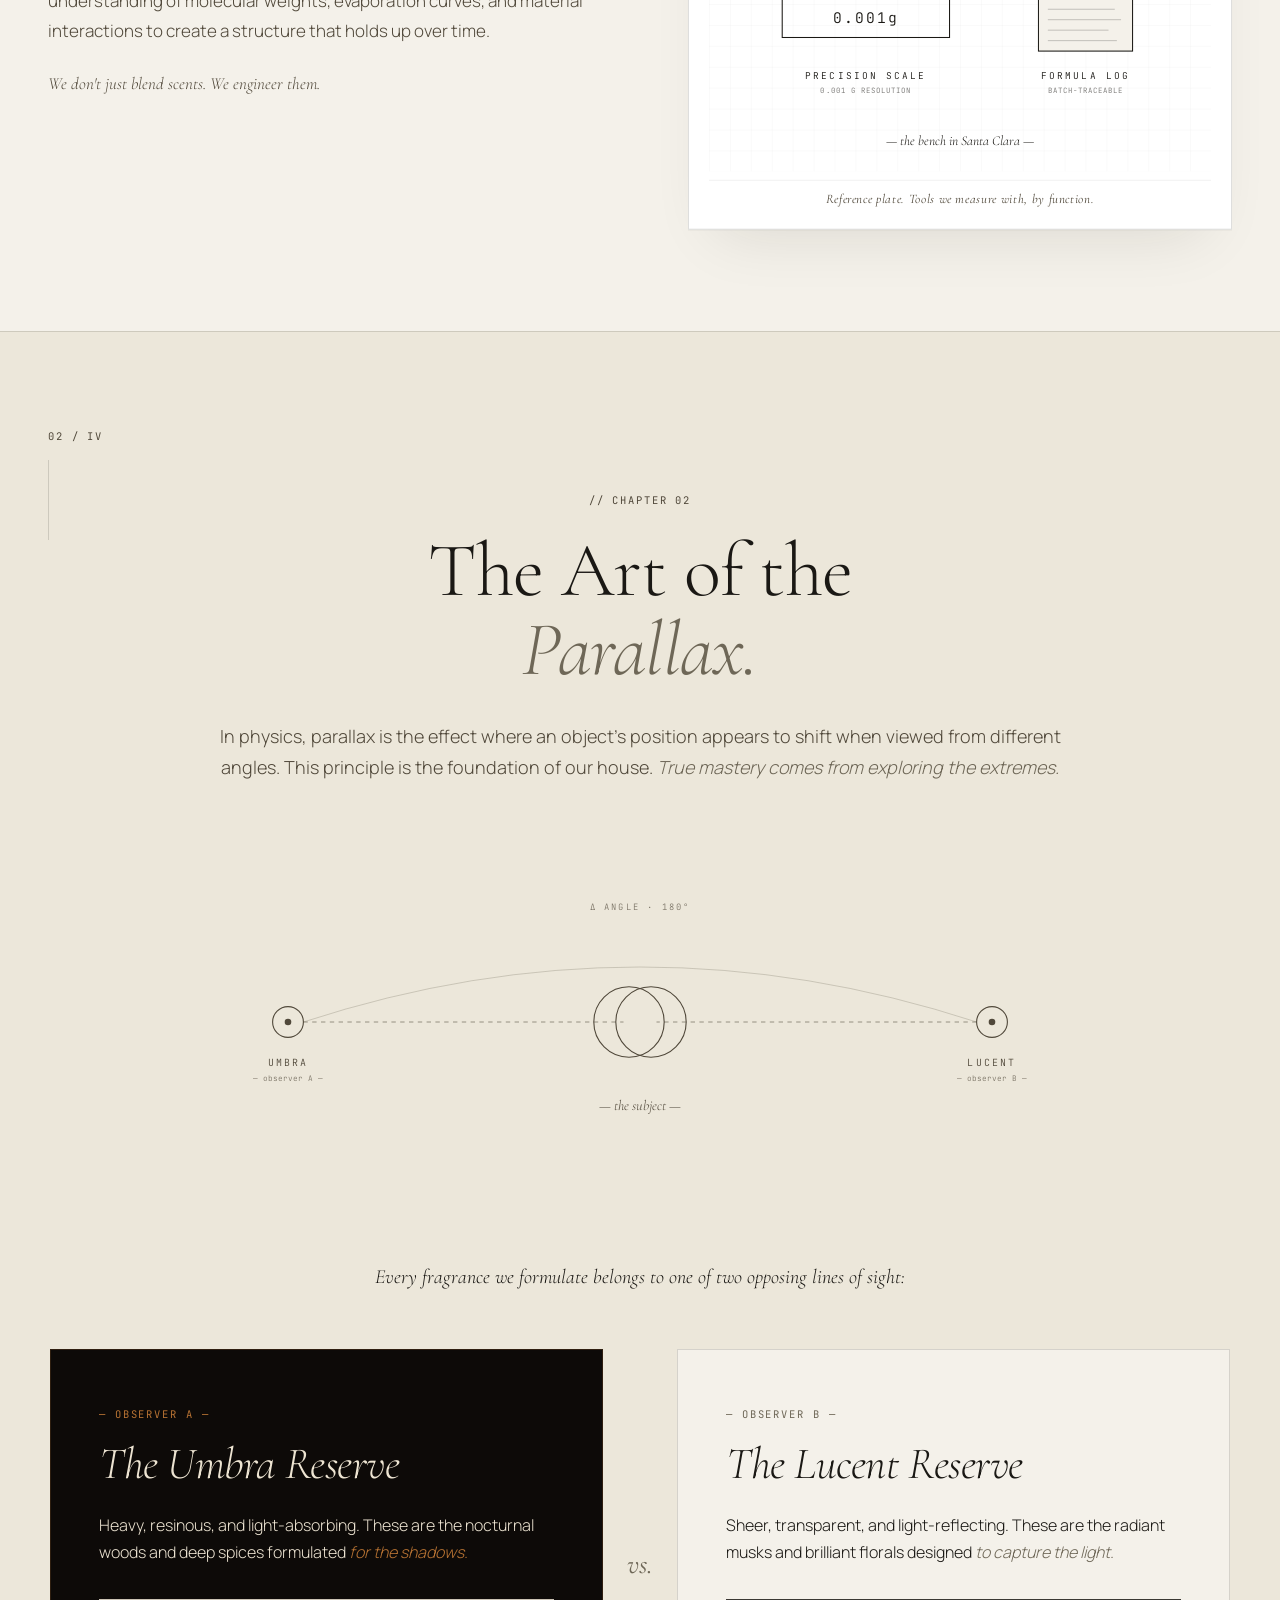
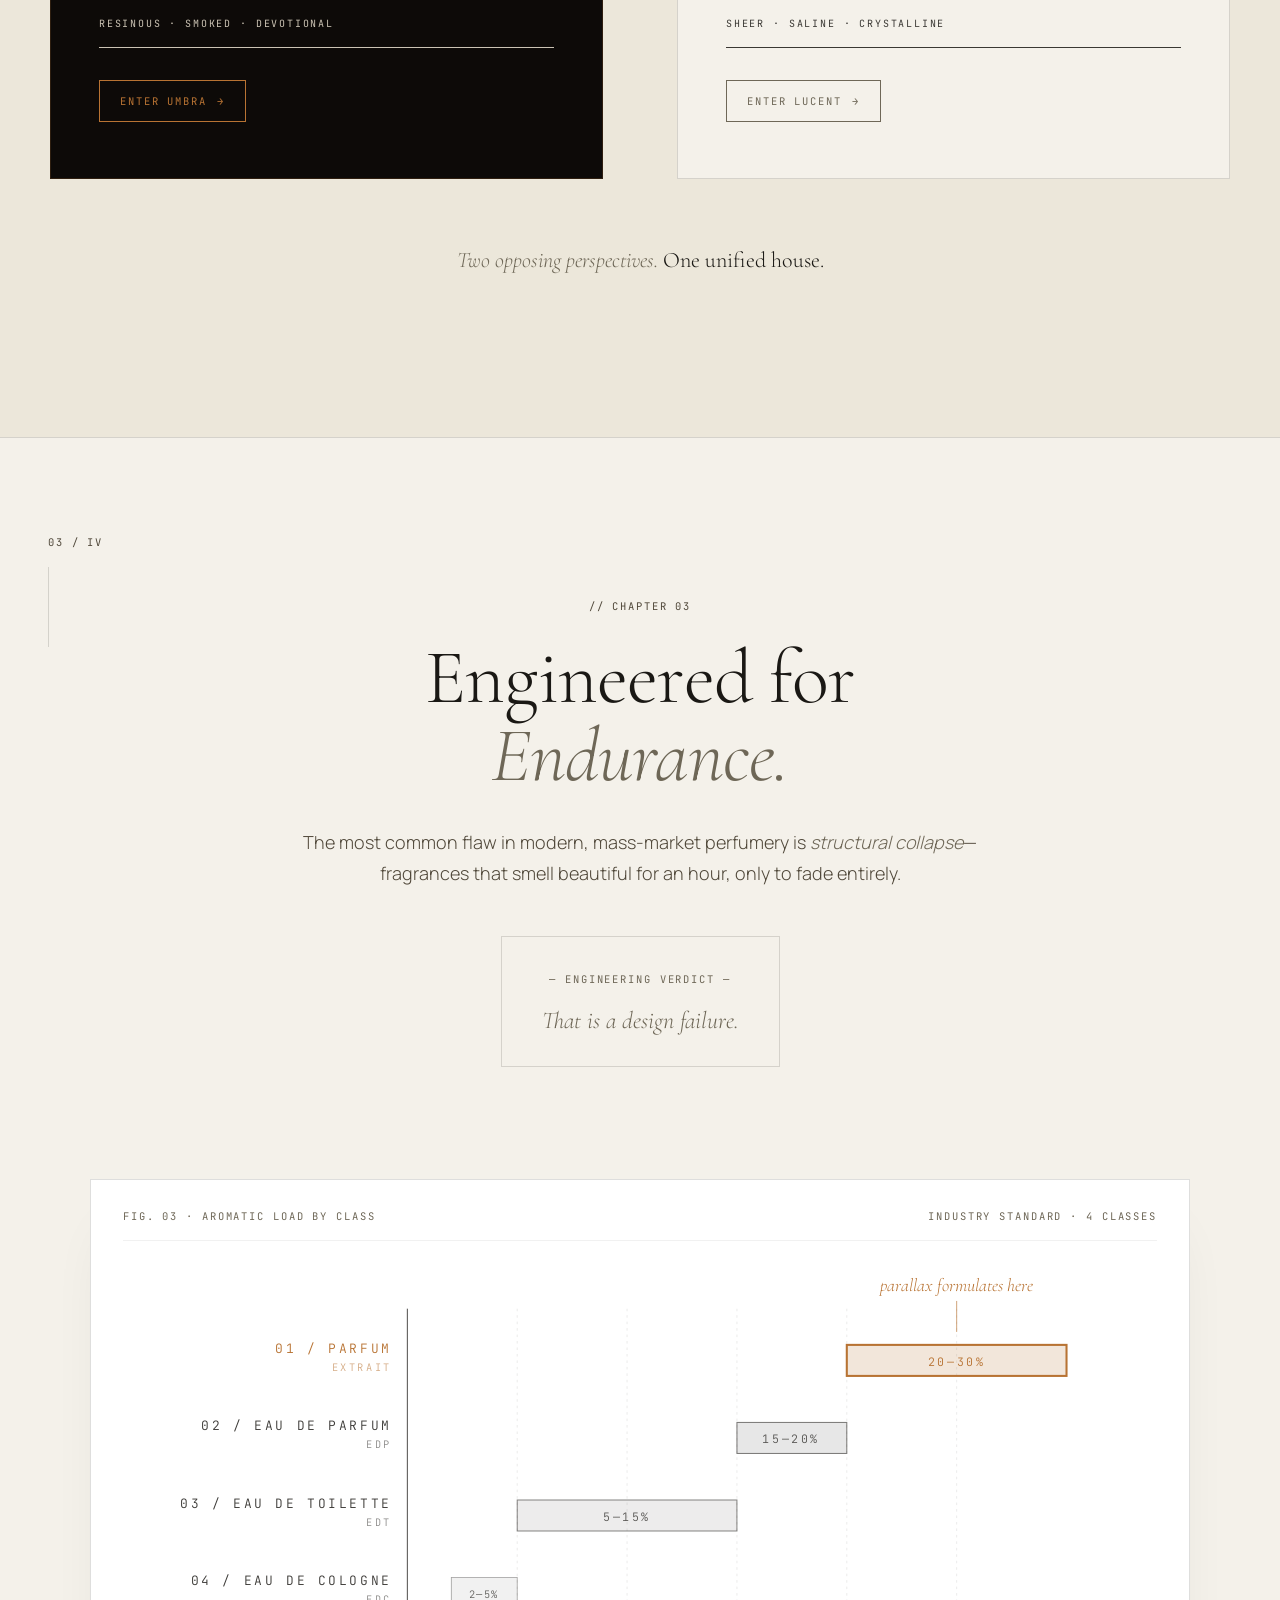
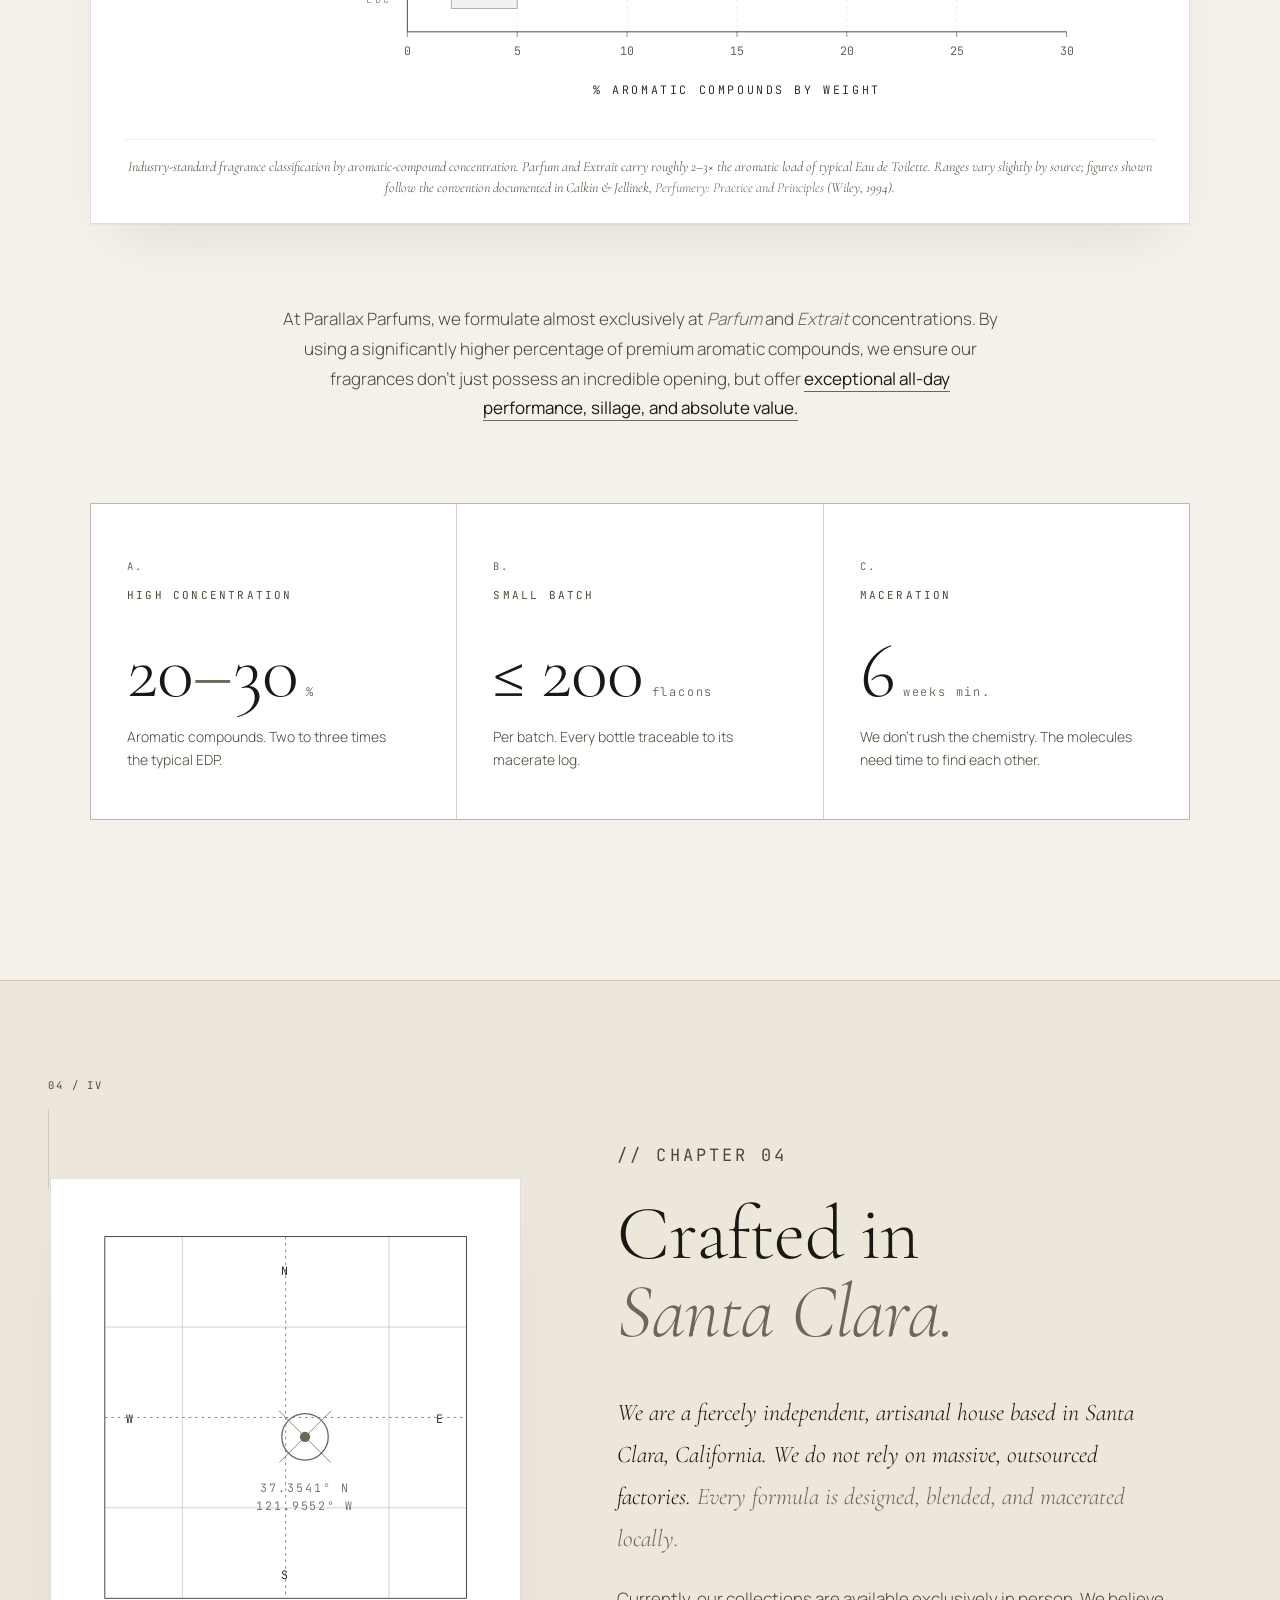
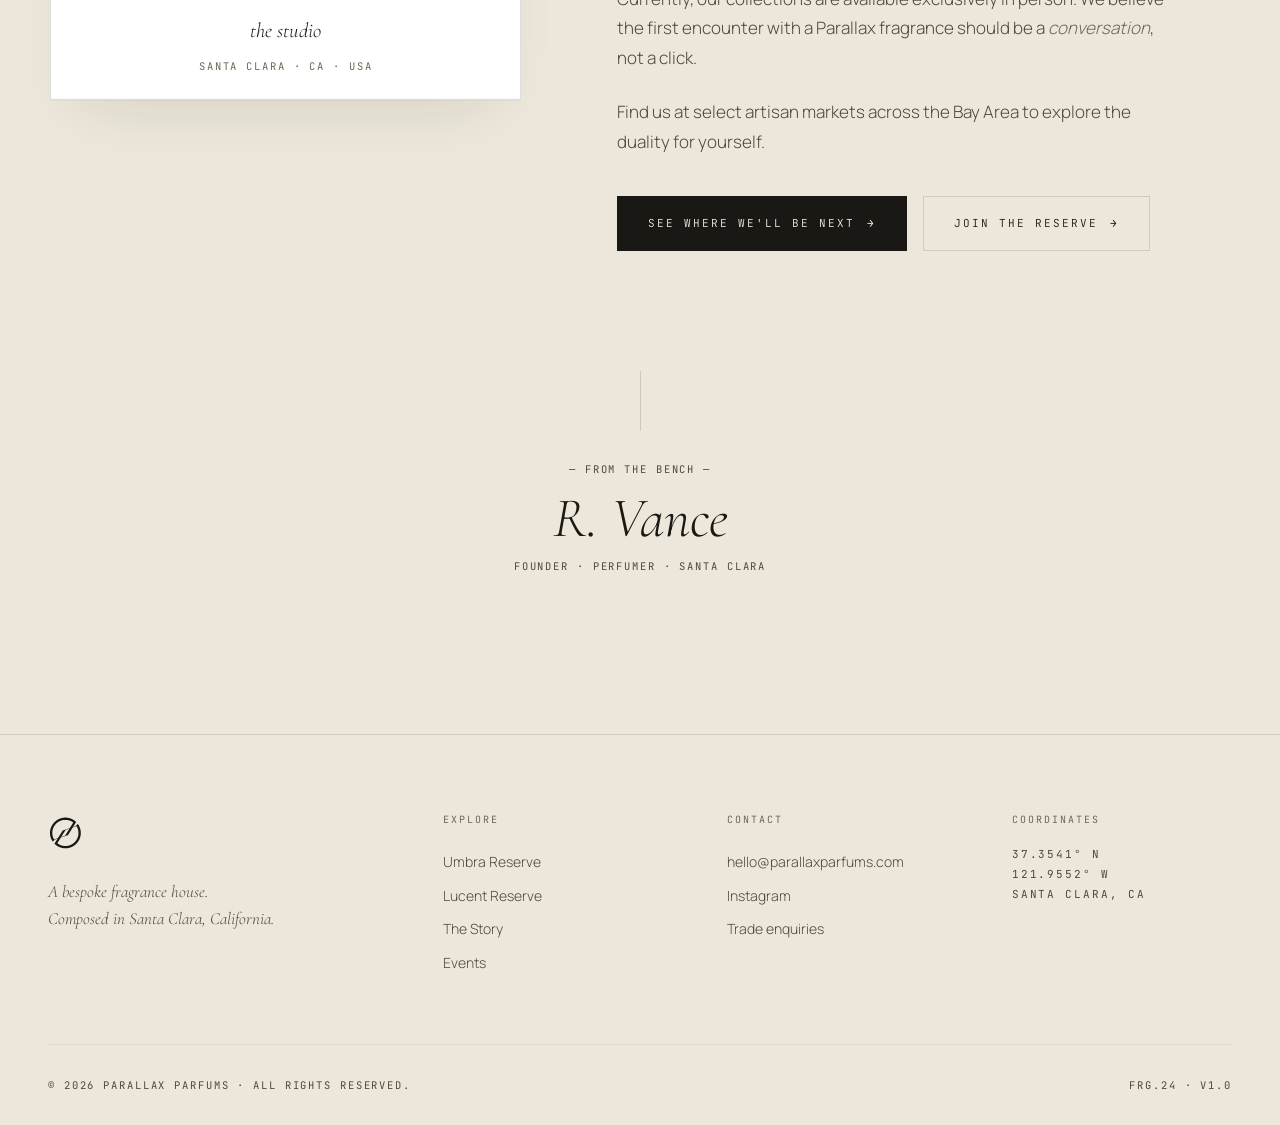
<file: story.html>
<!DOCTYPE html>
<html lang="en" data-mode="lucent">
<head>
<meta charset="UTF-8" />
<meta name="viewport" content="width=device-width,initial-scale=1.0" />
<title>The Invisible Architecture — Parallax Parfums</title>
<meta name="description" content="The story behind Parallax Parfums: an engineer-founded, independent fragrance house in Santa Clara, California, applying technical rigor to the invisible architecture of scent." />
<meta name="keywords" content="independent perfumer Santa Clara, engineer perfumer, niche fragrance house Bay Area, high concentration parfum, artisan perfumery Silicon Valley" />

<link rel="canonical" href="https://parallaxparfums.com/story.html" />

<meta name="theme-color" content="#f4f1ea" media="(prefers-color-scheme: light)" />
<meta name="theme-color" content="#0d0a08" media="(prefers-color-scheme: dark)" />

<meta property="og:type" content="article" />
<meta property="og:site_name" content="Parallax Parfums" />
<meta property="og:locale" content="en_US" />
<meta property="og:url" content="https://parallaxparfums.com/story.html" />
<meta property="og:title" content="The Invisible Architecture — Parallax Parfums" />
<meta property="og:description" content="The story behind Parallax Parfums: an engineer-founded fragrance house in Santa Clara applying technical rigor to scent." />
<meta property="og:image" content="https://parallaxparfums.com/og-image.png" />
<meta property="og:image:width" content="1200" />
<meta property="og:image:height" content="630" />
<meta property="og:image:alt" content="Parallax Parfums logo on a split umbra and lucent composition." />

<meta name="twitter:card" content="summary_large_image" />
<meta name="twitter:title" content="The Invisible Architecture — Parallax Parfums" />
<meta name="twitter:description" content="The story behind Parallax Parfums: an engineer-founded fragrance house in Santa Clara." />
<meta name="twitter:image" content="https://parallaxparfums.com/og-image.png" />

<link rel="icon" type="image/svg+xml" href="favicon.svg" />
<link rel="apple-touch-icon" href="apple-touch-icon.png" />

<script type="application/ld+json">
{
  "@context": "https://schema.org",
  "@type": "BreadcrumbList",
  "itemListElement": [
    { "@type": "ListItem", "position": 1, "name": "Home",       "item": "https://parallaxparfums.com/" },
    { "@type": "ListItem", "position": 2, "name": "The Story",  "item": "https://parallaxparfums.com/story.html" }
  ]
}
</script>

<script type="application/ld+json">
{
  "@context": "https://schema.org",
  "@type": "Article",
  "headline": "The Invisible Architecture",
  "about": "The story behind Parallax Parfums",
  "url": "https://parallaxparfums.com/story.html",
  "image": "https://parallaxparfums.com/og-image.png",
  "publisher": {
    "@type": "Organization",
    "name": "Parallax Parfums",
    "url": "https://parallaxparfums.com",
    "logo": { "@type": "ImageObject", "url": "https://parallaxparfums.com/parallax-logo-r2.svg" }
  },
  "mainEntityOfPage": "https://parallaxparfums.com/story.html"
}
</script>

<link rel="preconnect" href="https://fonts.googleapis.com" />
<link rel="preconnect" href="https://fonts.gstatic.com" crossorigin />
<link href="https://fonts.googleapis.com/css2?family=Cormorant+Garamond:ital,wght@0,300;0,400;0,500;1,300;1,400&family=Manrope:wght@200;300;400;500;600&family=JetBrains+Mono:wght@300;400;500&display=swap" rel="stylesheet" />

<link rel="stylesheet" href="styles.css" />
<link rel="stylesheet" href="story.css" />
</head>
<body class="story-page">

<!-- ============ NAV ============ -->
<header class="nav" id="nav">
  <a href="index.html#home" class="nav__brand" aria-label="Parallax Parfums home">
    <span class="nav__logo" aria-hidden="true"></span>
    <span class="nav__wordmark">Parallax</span>
  </a>

  <nav class="nav__links" aria-label="Primary">
    <a href="index.html#collections">Collections</a>
    <a href="story.html" aria-current="page">The Story</a>
    <a href="index.html#events">Where to Find Us</a>
    <a href="index.html#reserve">Join the Reserve</a>
  </nav>

  <button class="nav__shift" id="modeToggle" aria-label="Shift perspective between Lucent and Umbra">
    <span class="nav__shift-track">
      <span class="nav__shift-label nav__shift-label--lucent">LUCENT</span>
      <span class="nav__shift-label nav__shift-label--umbra">UMBRA</span>
      <span class="nav__shift-thumb" aria-hidden="true"></span>
    </span>
  </button>
</header>

<div class="coords" aria-hidden="true">
  <span class="coords__label">STORY</span>
  <span class="coords__val" id="coordsVal">37.3541° N / 121.9552° W</span>
</div>


<main>

<!-- ============ HERO ============ -->
<section class="story-hero">

  <!-- Split background -->
  <div class="story-hero__bg" aria-hidden="true">
    <div class="story-hero__bg-half story-hero__bg-half--umbra"></div>
    <div class="story-hero__bg-half story-hero__bg-half--lucent"></div>
    <div class="story-hero__seam"></div>
  </div>

  <!-- Crosshair frame, engineering signal -->
  <div class="story-hero__crosshair" aria-hidden="true">
    <span class="ch ch--tl"></span><span class="ch ch--tr"></span>
    <span class="ch ch--bl"></span><span class="ch ch--br"></span>
  </div>

  <div class="story-hero__inner">
    <p class="story-hero__eyebrow mono">// THE STORY · CHAPTER 00</p>

    <h1 class="story-hero__pagetitle display">The Invisible Architecture</h1>

    <blockquote class="story-hero__quote">
      <span class="story-hero__mark" aria-hidden="true">“</span>
      <p>
        Perfumery is not just an art. It is the precise
        <em>engineering</em> of memory and emotion.
      </p>
    </blockquote>

    <div class="story-hero__rule" aria-hidden="true"></div>

    <div class="story-hero__index mono">
      <a href="#formula"><span>01</span> The Engineer&apos;s Formula</a>
      <a href="#parallax"><span>02</span> The Art of the Parallax</a>
      <a href="#endurance"><span>03</span> Engineered for Endurance</a>
      <a href="#craft"><span>04</span> Crafted in Santa Clara</a>
    </div>
  </div>
</section>


<!-- ============ §1 THE ENGINEER'S FORMULA ============ -->
<section class="chapter chapter--formula" id="formula">

  <div class="chapter__rail" aria-hidden="true">
    <span class="mono">01 / IV</span>
    <span class="chapter__rail-line"></span>
  </div>

  <div class="chapter__grid">

    <header class="chapter__head" data-parallax="0.03">
      <p class="eyebrow mono">// CHAPTER 01</p>
      <h2 class="display chapter__title">
        The Engineer&apos;s<br/>
        <em>Formula.</em>
      </h2>
    </header>

    <div class="chapter__body">
      <p class="lead">
        For years, my world was governed by mathematics, structural integrity,
        and tangible metrics. As an engineer based in the heart of Silicon Valley,
        my focus was on building systems that worked flawlessly under pressure.
        <em>But there is a ceiling to what you can express with pure logic.</em>
      </p>

      <p>
        Parallax Parfums was born from a desire to apply that same rigorous,
        technical discipline to something deeply visceral. I realized that
        a great fragrance is simply <em>invisible architecture</em>.
        It requires a precise understanding of molecular weights, evaporation
        curves, and material interactions to create a structure that holds up over time.
      </p>

      <p class="kicker">
        We don&apos;t just blend scents. We engineer them.
      </p>
    </div>

    <!-- Workbench plate — bench tools, labeled by function -->
    <figure class="plate" data-parallax="0.05" aria-label="A draftsman's plate of bench tools used at Parallax">

      <div class="plate__head mono">
        <span>PLATE 01 · THE BENCH</span>
        <span>SCALE 1:1</span>
      </div>

      <svg class="plate__svg" viewBox="0 0 480 560" xmlns="http://www.w3.org/2000/svg" aria-hidden="true">
        <!-- background grid -->
        <defs>
          <pattern id="grid" width="20" height="20" patternUnits="userSpaceOnUse">
            <path d="M 20 0 L 0 0 0 20" fill="none" stroke="currentColor" stroke-width="0.3" opacity="0.15"/>
          </pattern>
        </defs>
        <rect width="480" height="560" fill="url(#grid)"/>

        <!-- 01: amber flacon -->
        <g transform="translate(105, 95)">
          <rect x="-20" y="-15" width="40" height="14" fill="none" stroke="currentColor" stroke-width="1"/>
          <rect x="-18" y="-1" width="36" height="100" rx="2" fill="currentColor" opacity="0.85"/>
          <rect x="-13" y="22" width="26" height="36" fill="none" stroke="var(--bg)" stroke-width="0.5"/>
          <line x1="-9" y1="32" x2="9"  y2="32" stroke="var(--bg)" stroke-width="0.4"/>
          <line x1="-9" y1="40" x2="6"  y2="40" stroke="var(--bg)" stroke-width="0.4"/>
          <line x1="-9" y1="48" x2="8"  y2="48" stroke="var(--bg)" stroke-width="0.4"/>
        </g>
        <!-- one retained caliper, for the engineer's signal -->
        <g opacity="0.7">
          <line x1="55" y1="80"  x2="55" y2="195" stroke="currentColor" stroke-width="0.4"/>
          <line x1="51" y1="80"  x2="59" y2="80"  stroke="currentColor" stroke-width="0.4"/>
          <line x1="51" y1="195" x2="59" y2="195" stroke="currentColor" stroke-width="0.4"/>
          <text x="45" y="142" text-anchor="end" font-family="JetBrains Mono" font-size="7" letter-spacing="1" fill="currentColor">115mm</text>
        </g>

        <!-- 02: graduated cylinder -->
        <g transform="translate(235, 130)">
          <path d="M -25 -45 L -25 60 Q -25 70 -15 70 L 15 70 Q 25 70 25 60 L 25 -45" fill="none" stroke="currentColor" stroke-width="1"/>
          <path d="M -20 -45 L -20 -50 L 20 -50 L 20 -45 Z" fill="none" stroke="currentColor" stroke-width="1"/>
          <rect x="-23" y="25" width="46" height="40" fill="currentColor" opacity="0.18"/>
          <!-- scale ticks, kept minimal -->
          <line x1="-25" y1="-20" x2="-19" y2="-20" stroke="currentColor" stroke-width="0.4"/>
          <line x1="-25" y1="0"   x2="-19" y2="0"   stroke="currentColor" stroke-width="0.4"/>
          <line x1="-25" y1="20"  x2="-21" y2="20"  stroke="currentColor" stroke-width="0.4"/>
          <line x1="-25" y1="40"  x2="-19" y2="40"  stroke="currentColor" stroke-width="0.4"/>
          <line x1="-25" y1="60"  x2="-21" y2="60"  stroke="currentColor" stroke-width="0.4"/>
        </g>

        <!-- 03: dropper / pipette -->
        <g transform="translate(370, 145)">
          <rect x="-10" y="-50" width="20" height="14" fill="currentColor" opacity="0.9"/>
          <line x1="0" y1="-36" x2="0" y2="0" stroke="currentColor" stroke-width="2"/>
          <ellipse cx="0" cy="2" rx="3" ry="5" fill="currentColor"/>
          <rect x="-22" y="14" width="44" height="55" rx="2" fill="none" stroke="currentColor" stroke-width="1"/>
          <rect x="-22" y="14" width="44" height="55" rx="2" fill="currentColor" opacity="0.12"/>
        </g>

        <!-- Captions for top row -->
        <g font-family="JetBrains Mono" letter-spacing="2" fill="currentColor">
          <text x="105" y="227" text-anchor="middle" font-size="9">AMBER FLACON</text>
          <text x="105" y="240" text-anchor="middle" font-size="7" letter-spacing="1" opacity="0.6">LIGHT-PROOF STORAGE</text>

          <text x="235" y="227" text-anchor="middle" font-size="9">GRADUATED</text>
          <text x="235" y="240" text-anchor="middle" font-size="7" letter-spacing="1" opacity="0.6">VOLUMETRIC · 50 ML</text>

          <text x="370" y="227" text-anchor="middle" font-size="9">PIPETTE</text>
          <text x="370" y="240" text-anchor="middle" font-size="7" letter-spacing="1" opacity="0.6">DROP-WISE DOSING</text>
        </g>

        <!-- divider between top row tools and bottom row tools -->
        <line x1="60" y1="290" x2="420" y2="290" stroke="currentColor" stroke-width="0.3" stroke-dasharray="2,4" opacity="0.5"/>

        <!-- 04: precision scale -->
        <g transform="translate(150, 380)">
          <rect x="-80" y="-10" width="160" height="18" fill="none" stroke="currentColor" stroke-width="1"/>
          <rect x="-80" y="-10" width="160" height="18" fill="currentColor" opacity="0.05"/>
          <rect x="-80" y="8"   width="160" height="44" fill="none" stroke="currentColor" stroke-width="1"/>
          <text x="0" y="38" text-anchor="middle" fill="currentColor" font-family="JetBrains Mono" font-size="14" letter-spacing="2">0.001g</text>
        </g>

        <!-- 05: formula log -->
        <g transform="translate(360, 410)">
          <rect x="-45" y="-35" width="90" height="70" fill="var(--bg)" stroke="currentColor" stroke-width="1"/>
          <text x="-39" y="-25" font-family="JetBrains Mono" font-size="6" fill="currentColor" letter-spacing="1">FRG.NNN</text>
          <line x1="-36" y1="-15" x2="36" y2="-15" stroke="currentColor" stroke-width="0.4" opacity="0.55"/>
          <line x1="-36" y1="-5"  x2="28" y2="-5"  stroke="currentColor" stroke-width="0.4" opacity="0.55"/>
          <line x1="-36" y1="5"   x2="34" y2="5"   stroke="currentColor" stroke-width="0.4" opacity="0.55"/>
          <line x1="-36" y1="15"  x2="22" y2="15"  stroke="currentColor" stroke-width="0.4" opacity="0.55"/>
          <line x1="-36" y1="25"  x2="30" y2="25"  stroke="currentColor" stroke-width="0.4" opacity="0.55"/>
        </g>

        <!-- Captions for bottom row -->
        <g font-family="JetBrains Mono" letter-spacing="2" fill="currentColor">
          <text x="150" y="472" text-anchor="middle" font-size="9">PRECISION SCALE</text>
          <text x="150" y="485" text-anchor="middle" font-size="7" letter-spacing="1" opacity="0.6">0.001 G RESOLUTION</text>

          <text x="360" y="472" text-anchor="middle" font-size="9">FORMULA LOG</text>
          <text x="360" y="485" text-anchor="middle" font-size="7" letter-spacing="1" opacity="0.6">BATCH-TRACEABLE</text>
        </g>

        <!-- foot label -->
        <text x="240" y="535" text-anchor="middle" font-family="Cormorant Garamond" font-size="13" font-style="italic" fill="currentColor">— the bench in Santa Clara —</text>
      </svg>

      <figcaption class="plate__caption mono">
        Reference plate. Tools we measure with, by function.
      </figcaption>
    </figure>

  </div>
</section>


<!-- ============ §2 THE ART OF THE PARALLAX ============ -->
<section class="chapter chapter--parallax" id="parallax">

  <div class="chapter__rail" aria-hidden="true">
    <span class="mono">02 / IV</span>
    <span class="chapter__rail-line"></span>
  </div>

  <header class="chapter-head-center">
    <p class="eyebrow mono">// CHAPTER 02</p>
    <h2 class="display chapter-head-center__title">
      The Art of the<br/>
      <em>Parallax.</em>
    </h2>
    <p class="chapter-head-center__sub">
      In physics, parallax is the effect where an object&apos;s position appears to
      shift when viewed from different angles. This principle is the foundation
      of our house. <em>True mastery comes from exploring the extremes.</em>
    </p>
  </header>

  <!-- Diagram: two lines of sight converging on a single subject -->
  <div class="sightlines" aria-hidden="true">
    <svg viewBox="0 0 800 320" xmlns="http://www.w3.org/2000/svg">
      <!-- left observer -->
      <circle cx="80" cy="160" r="14" fill="none" stroke="currentColor" stroke-width="1"/>
      <circle cx="80" cy="160" r="3" fill="currentColor"/>
      <text x="80" y="200" text-anchor="middle" font-family="JetBrains Mono" font-size="9" letter-spacing="2" fill="currentColor">UMBRA</text>
      <text x="80" y="214" text-anchor="middle" font-family="JetBrains Mono" font-size="7" fill="currentColor" opacity="0.7">— observer A —</text>

      <!-- right observer -->
      <circle cx="720" cy="160" r="14" fill="none" stroke="currentColor" stroke-width="1"/>
      <circle cx="720" cy="160" r="3" fill="currentColor"/>
      <text x="720" y="200" text-anchor="middle" font-family="JetBrains Mono" font-size="9" letter-spacing="2" fill="currentColor">LUCENT</text>
      <text x="720" y="214" text-anchor="middle" font-family="JetBrains Mono" font-size="7" fill="currentColor" opacity="0.7">— observer B —</text>

      <!-- sight lines -->
      <line x1="94" y1="160" x2="385" y2="160" stroke="currentColor" stroke-width="0.5" stroke-dasharray="4,4"/>
      <line x1="706" y1="160" x2="415" y2="160" stroke="currentColor" stroke-width="0.5" stroke-dasharray="4,4"/>

      <!-- central subject — the fragrance itself, drawn as two overlapping circles -->
      <g transform="translate(400, 160)">
        <circle cx="-10" cy="0" r="32" fill="none" stroke="currentColor" stroke-width="1"/>
        <circle cx="10" cy="0" r="32" fill="none" stroke="currentColor" stroke-width="1"/>
      </g>
      <text x="400" y="240" text-anchor="middle" font-family="Cormorant Garamond" font-style="italic" font-size="13" fill="currentColor">— the subject —</text>

      <!-- top label: angle -->
      <path d="M 94 160 Q 400 60 706 160" fill="none" stroke="currentColor" stroke-width="0.4" opacity="0.5"/>
      <text x="400" y="58" text-anchor="middle" font-family="JetBrains Mono" font-size="8" letter-spacing="2" fill="currentColor" opacity="0.7">Δ ANGLE · 180°</text>
    </svg>
  </div>

  <p class="chapter-head-center__bridge">
    Every fragrance we formulate belongs to one of two opposing lines of sight:
  </p>

  <!-- The two reserves as twin cards -->
  <div class="duality">
    <article class="dual-card dual-card--umbra">
      <span class="dual-card__num mono">— OBSERVER A —</span>
      <h3 class="dual-card__name display">The Umbra Reserve</h3>
      <p class="dual-card__desc">
        Heavy, resinous, and light-absorbing. These are the nocturnal woods and
        deep spices formulated <em>for the shadows.</em>
      </p>
      <div class="dual-card__keywords mono">
        <span>Resinous</span><span>·</span><span>Smoked</span><span>·</span><span>Devotional</span>
      </div>
      <a href="index.html#umbra" class="dual-card__cta mono">
        Enter Umbra <span aria-hidden="true">→</span>
      </a>
    </article>

    <div class="duality__seam" aria-hidden="true">
      <span class="mono">vs.</span>
    </div>

    <article class="dual-card dual-card--lucent">
      <span class="dual-card__num mono">— OBSERVER B —</span>
      <h3 class="dual-card__name display">The Lucent Reserve</h3>
      <p class="dual-card__desc">
        Sheer, transparent, and light-reflecting. These are the radiant musks and
        brilliant florals designed <em>to capture the light.</em>
      </p>
      <div class="dual-card__keywords mono">
        <span>Sheer</span><span>·</span><span>Saline</span><span>·</span><span>Crystalline</span>
      </div>
      <a href="index.html#lucent" class="dual-card__cta mono">
        Enter Lucent <span aria-hidden="true">→</span>
      </a>
    </article>
  </div>

  <p class="duality__footer">
    <em>Two opposing perspectives.</em> One unified house.
  </p>
</section>


<!-- ============ §3 ENGINEERED FOR ENDURANCE ============ -->
<section class="chapter chapter--endurance" id="endurance">

  <div class="chapter__rail" aria-hidden="true">
    <span class="mono">03 / IV</span>
    <span class="chapter__rail-line"></span>
  </div>

  <header class="chapter-head-center">
    <p class="eyebrow mono">// CHAPTER 03</p>
    <h2 class="display chapter-head-center__title">
      Engineered for<br/>
      <em>Endurance.</em>
    </h2>
  </header>

  <div class="endurance__intro">
    <p>
      The most common flaw in modern, mass-market perfumery is
      <em>structural collapse</em>&mdash;fragrances that smell beautiful for an hour,
      only to fade entirely.
    </p>
    <p class="endurance__verdict">
      <span class="mono">— ENGINEERING VERDICT —</span><br/>
      <em>That is a design failure.</em>
    </p>
  </div>

  <!-- Concentration-ratio diagram -->
  <figure class="curve">
    <div class="curve__head mono">
      <span>FIG. 03 · AROMATIC LOAD BY CLASS</span>
      <span>INDUSTRY STANDARD · 4 CLASSES</span>
    </div>

    <div class="curve__chart">
      <svg viewBox="0 0 800 360" xmlns="http://www.w3.org/2000/svg" aria-label="Industry-standard fragrance concentration ranges, by class, expressed as percent aromatic compounds by weight">

        <!-- frame: left axis, bottom axis -->
        <line x1="220" y1="40"  x2="220" y2="290" stroke="currentColor" stroke-width="0.6"/>
        <line x1="220" y1="290" x2="730" y2="290" stroke="currentColor" stroke-width="0.6"/>

        <!-- x-axis ticks at 0, 5, 10, 15, 20, 25, 30 -->
        <g font-family="JetBrains Mono" font-size="9" fill="currentColor" opacity="0.75">
          <line x1="220" y1="290" x2="220" y2="294" stroke="currentColor" stroke-width="0.5"/>
          <line x1="305" y1="290" x2="305" y2="294" stroke="currentColor" stroke-width="0.5"/>
          <line x1="390" y1="290" x2="390" y2="294" stroke="currentColor" stroke-width="0.5"/>
          <line x1="475" y1="290" x2="475" y2="294" stroke="currentColor" stroke-width="0.5"/>
          <line x1="560" y1="290" x2="560" y2="294" stroke="currentColor" stroke-width="0.5"/>
          <line x1="645" y1="290" x2="645" y2="294" stroke="currentColor" stroke-width="0.5"/>
          <line x1="730" y1="290" x2="730" y2="294" stroke="currentColor" stroke-width="0.5"/>
          <text x="220" y="308" text-anchor="middle">0</text>
          <text x="305" y="308" text-anchor="middle">5</text>
          <text x="390" y="308" text-anchor="middle">10</text>
          <text x="475" y="308" text-anchor="middle">15</text>
          <text x="560" y="308" text-anchor="middle">20</text>
          <text x="645" y="308" text-anchor="middle">25</text>
          <text x="730" y="308" text-anchor="middle">30</text>
        </g>
        <text x="475" y="338" text-anchor="middle" font-family="JetBrains Mono" font-size="9" letter-spacing="2" fill="currentColor">% AROMATIC COMPOUNDS BY WEIGHT</text>

        <!-- vertical gridlines -->
        <g stroke="currentColor" stroke-width="0.3" stroke-dasharray="2,3" opacity="0.22">
          <line x1="305" y1="40" x2="305" y2="290"/>
          <line x1="390" y1="40" x2="390" y2="290"/>
          <line x1="475" y1="40" x2="475" y2="290"/>
          <line x1="560" y1="40" x2="560" y2="290"/>
          <line x1="645" y1="40" x2="645" y2="290"/>
        </g>

        <!-- Row labels -->
        <g font-family="JetBrains Mono" font-size="10" letter-spacing="2" fill="currentColor">
          <text x="208" y="74"  text-anchor="end" fill="#b87333">01 / PARFUM</text>
          <text x="208" y="88"  text-anchor="end" fill="#b87333" opacity="0.6" font-size="8">EXTRAIT</text>

          <text x="208" y="134" text-anchor="end" opacity="0.85">02 / EAU DE PARFUM</text>
          <text x="208" y="148" text-anchor="end" opacity="0.5" font-size="8">EDP</text>

          <text x="208" y="194" text-anchor="end" opacity="0.85">03 / EAU DE TOILETTE</text>
          <text x="208" y="208" text-anchor="end" opacity="0.5" font-size="8">EDT</text>

          <text x="208" y="254" text-anchor="end" opacity="0.85">04 / EAU DE COLOGNE</text>
          <text x="208" y="268" text-anchor="end" opacity="0.5" font-size="8">EDC</text>
        </g>

        <!-- Parfum row: highlighted (20-30%) -->
        <rect x="560" y="68" width="170" height="24" fill="#b87333" opacity="0.18"/>
        <rect x="560" y="68" width="170" height="24" fill="none" stroke="#b87333" stroke-width="1.6"/>
        <text x="645" y="84" text-anchor="middle" font-family="JetBrains Mono" font-size="9" letter-spacing="2" fill="#b87333">20—30%</text>

        <!-- EDP row (15-20%) -->
        <rect x="475" y="128" width="85" height="24" fill="currentColor" opacity="0.10"/>
        <rect x="475" y="128" width="85" height="24" fill="none" stroke="currentColor" stroke-width="0.8" opacity="0.55"/>
        <text x="517" y="144" text-anchor="middle" font-family="JetBrains Mono" font-size="9" letter-spacing="2" fill="currentColor" opacity="0.7">15—20%</text>

        <!-- EDT row (5-15%) -->
        <rect x="305" y="188" width="170" height="24" fill="currentColor" opacity="0.08"/>
        <rect x="305" y="188" width="170" height="24" fill="none" stroke="currentColor" stroke-width="0.8" opacity="0.5"/>
        <text x="390" y="204" text-anchor="middle" font-family="JetBrains Mono" font-size="9" letter-spacing="2" fill="currentColor" opacity="0.7">5—15%</text>

        <!-- EDC row (2-5%) -->
        <rect x="254" y="248" width="51" height="24" fill="currentColor" opacity="0.06"/>
        <rect x="254" y="248" width="51" height="24" fill="none" stroke="currentColor" stroke-width="0.6" opacity="0.4"/>
        <text x="279" y="264" text-anchor="middle" font-family="JetBrains Mono" font-size="8" letter-spacing="1" fill="currentColor" opacity="0.65">2—5%</text>

        <!-- Annotation: parallax formulates here -->
        <g>
          <line x1="645" y1="58" x2="645" y2="34" stroke="#b87333" stroke-width="0.5"/>
          <text x="645" y="26" text-anchor="middle" font-family="Cormorant Garamond" font-style="italic" font-size="14" fill="#b87333">parallax formulates here</text>
        </g>
      </svg>
    </div>

    <figcaption class="curve__caption">
      Industry-standard fragrance classification by aromatic-compound concentration.
      Parfum and Extrait carry roughly 2&ndash;3&times; the aromatic load of typical Eau de Toilette.
      Ranges vary slightly by source; figures shown follow the convention documented in
      Calkin &amp; Jellinek, <em>Perfumery: Practice and Principles</em> (Wiley, 1994).
    </figcaption>
  </figure>

  <div class="endurance__body">
    <p>
      At Parallax Parfums, we formulate almost exclusively at
      <em>Parfum</em> and <em>Extrait</em> concentrations. By using a significantly
      higher percentage of premium aromatic compounds, we ensure our fragrances
      don&apos;t just possess an incredible opening, but offer
      <strong>exceptional all-day performance, sillage, and absolute value.</strong>
    </p>
  </div>

  <!-- Spec triplet -->
  <div class="specs-row">
    <div class="spec-card">
      <span class="spec-card__num mono">A.</span>
      <h4 class="spec-card__title">High Concentration</h4>
      <p class="spec-card__val display">20<span>–</span>30<span class="spec-card__unit">%</span></p>
      <p class="spec-card__desc">
        Aromatic compounds. Two to three times the typical EDP.
      </p>
    </div>
    <div class="spec-card">
      <span class="spec-card__num mono">B.</span>
      <h4 class="spec-card__title">Small Batch</h4>
      <p class="spec-card__val display">≤ 200<span class="spec-card__unit">flacons</span></p>
      <p class="spec-card__desc">
        Per batch. Every bottle traceable to its macerate log.
      </p>
    </div>
    <div class="spec-card">
      <span class="spec-card__num mono">C.</span>
      <h4 class="spec-card__title">Maceration</h4>
      <p class="spec-card__val display">6<span class="spec-card__unit">weeks min.</span></p>
      <p class="spec-card__desc">
        We don&apos;t rush the chemistry. The molecules need time to find each other.
      </p>
    </div>
  </div>
</section>


<!-- ============ §4 CRAFTED IN SANTA CLARA ============ -->
<section class="chapter chapter--craft" id="craft">

  <div class="chapter__rail" aria-hidden="true">
    <span class="mono">04 / IV</span>
    <span class="chapter__rail-line"></span>
  </div>

  <div class="craft__grid">

    <!-- A tiny coordinate plate of Santa Clara -->
    <figure class="locator" data-parallax="0.04" aria-label="Studio coordinates">
      <svg viewBox="0 0 320 340" xmlns="http://www.w3.org/2000/svg" aria-hidden="true">
        <!-- compass frame -->
        <rect x="20" y="20" width="280" height="280" fill="none" stroke="currentColor" stroke-width="0.6"/>
        <!-- cross of latitude/longitude lines -->
        <line x1="20"  y1="160" x2="300" y2="160" stroke="currentColor" stroke-width="0.4" stroke-dasharray="2,3"/>
        <line x1="160" y1="20"  x2="160" y2="300" stroke="currentColor" stroke-width="0.4" stroke-dasharray="2,3"/>
        <!-- secondary marks -->
        <g stroke="currentColor" stroke-width="0.3" opacity="0.5">
          <line x1="80"  y1="20" x2="80"  y2="300"/>
          <line x1="240" y1="20" x2="240" y2="300"/>
          <line x1="20"  y1="90" x2="300" y2="90"/>
          <line x1="20"  y1="230" x2="300" y2="230"/>
        </g>
        <!-- the X -->
        <circle cx="175" cy="175" r="18" fill="none" stroke="var(--accent)" stroke-width="1"/>
        <circle cx="175" cy="175" r="4" fill="var(--accent)"/>
        <line x1="155" y1="155" x2="195" y2="195" stroke="var(--accent)" stroke-width="0.6"/>
        <line x1="195" y1="155" x2="155" y2="195" stroke="var(--accent)" stroke-width="0.6"/>
        <!-- labels -->
        <text x="160" y="50"  text-anchor="middle" font-family="JetBrains Mono" font-size="9" letter-spacing="2" fill="currentColor">N</text>
        <text x="160" y="285" text-anchor="middle" font-family="JetBrains Mono" font-size="9" letter-spacing="2" fill="currentColor">S</text>
        <text x="40"  y="164" text-anchor="middle" font-family="JetBrains Mono" font-size="9" letter-spacing="2" fill="currentColor">W</text>
        <text x="280" y="164" text-anchor="middle" font-family="JetBrains Mono" font-size="9" letter-spacing="2" fill="currentColor">E</text>
        <!-- coords -->
        <text x="175" y="218" text-anchor="middle" font-family="JetBrains Mono" font-size="9" letter-spacing="1.5" fill="var(--accent)">37.3541° N</text>
        <text x="175" y="232" text-anchor="middle" font-family="JetBrains Mono" font-size="9" letter-spacing="1.5" fill="var(--accent)">121.9552° W</text>
        <!-- foot -->
        <text x="160" y="330" text-anchor="middle" font-family="Cormorant Garamond" font-style="italic" font-size="16" fill="currentColor">the studio</text>
      </svg>
      <figcaption class="locator__cap mono">SANTA CLARA · CA · USA</figcaption>
    </figure>

    <div class="craft__copy">
      <header>
        <p class="eyebrow mono">// CHAPTER 04</p>
        <h2 class="display chapter__title">
          Crafted in<br/>
          <em>Santa Clara.</em>
        </h2>
      </header>

      <p class="lead">
        We are a fiercely independent, artisanal house based in Santa Clara, California.
        We do not rely on massive, outsourced factories. <em>Every formula is
        designed, blended, and macerated locally.</em>
      </p>

      <p>
        Currently, our collections are available exclusively in person. We believe
        the first encounter with a Parallax fragrance should be a
        <em>conversation</em>, not a click.
      </p>

      <p>
        Find us at select artisan markets across the Bay Area to explore
        the duality for yourself.
      </p>

      <div class="craft__ctas">
        <a href="index.html#events" class="btn btn--primary">
          <span>See where we&apos;ll be next</span>
          <span aria-hidden="true">→</span>
        </a>
        <a href="index.html#reserve" class="btn btn--ghost">
          <span>Join the Reserve</span>
          <span aria-hidden="true">→</span>
        </a>
      </div>
    </div>
  </div>

  <!-- Founder sign-off -->
  <div class="signoff">
    <div class="signoff__rule" aria-hidden="true"></div>
    <p class="signoff__from mono">— FROM THE BENCH —</p>
    <p class="signoff__name">R. Vance</p>
    <p class="signoff__title mono">Founder · Perfumer · Santa Clara</p>
  </div>
</section>

</main>


<!-- ============ FOOTER ============ -->
<footer class="footer">
  <div class="footer__grid">
    <div class="footer__col">
      <span class="footer__logo" aria-hidden="true"></span>
      <p class="footer__tag">
        A bespoke fragrance house.<br/>
        Composed in Santa Clara, California.
      </p>
    </div>

    <div class="footer__col">
      <h4 class="mono">Explore</h4>
      <a href="index.html#umbra">Umbra Reserve</a>
      <a href="index.html#lucent">Lucent Reserve</a>
      <a href="story.html">The Story</a>
      <a href="index.html#events">Events</a>
    </div>

    <div class="footer__col">
      <h4 class="mono">Contact</h4>
      <a href="mailto:hello@parallaxparfums.com">hello@parallaxparfums.com</a>
      <a href="#">Instagram</a>
      <a href="#">Trade enquiries</a>
    </div>

    <div class="footer__col">
      <h4 class="mono">Coordinates</h4>
      <p class="mono footer__coords">37.3541° N<br/>121.9552° W<br/>Santa Clara, CA</p>
    </div>
  </div>

  <div class="footer__base">
    <span class="mono">© 2026 Parallax Parfums · All rights reserved.</span>
    <span class="mono">FRG.24 · v1.0</span>
  </div>
</footer>

<script src="script.js" defer></script>
</body>
</html>
</file>
<file: styles.css>
/* =============================================================
   PARALLAX PARFUMS · stylesheet
   Two modes governed by [data-mode] on <html>:
     - lucent (default, light)
     - umbra  (dark)
   ============================================================= */

/* ----------  RESET & BASE  ---------- */
*, *::before, *::after { box-sizing: border-box; margin: 0; padding: 0; }
html { scroll-behavior: smooth; -webkit-font-smoothing: antialiased; -moz-osx-font-smoothing: grayscale; }
img, svg { display: block; max-width: 100%; }
a { color: inherit; text-decoration: none; }
button { font: inherit; cursor: pointer; border: 0; background: none; color: inherit; }
input { font: inherit; }

.visually-hidden {
  position: absolute; width: 1px; height: 1px; padding: 0; margin: -1px;
  overflow: hidden; clip: rect(0,0,0,0); white-space: nowrap; border: 0;
}

/* ----------  TOKENS — LUCENT (light, the default)  ---------- */
:root,
[data-mode="lucent"] {
  --bg:           #f4f1ea;   /* raw linen */
  --bg-soft:      #ece7da;
  --bg-elev:      #ffffff;
  --ink:          #1a1814;   /* near-black, warm */
  --ink-soft:     #50483a;   /* slate-taupe text */
  --line:         rgba(26,24,20,0.14);
  --line-soft:    rgba(26,24,20,0.06);
  --accent:       #6e6757;   /* cashmere taupe */
  --accent-2:     #8a8275;   /* polished silver-grey */
  --highlight:    #2d2a23;
  --shadow:       0 1px 0 rgba(26,24,20,0.04), 0 30px 60px -30px rgba(26,24,20,0.12);
  color-scheme: light;
}

/* ----------  TOKENS — UMBRA (dark)  ---------- */
[data-mode="umbra"] {
  --bg:           #0d0a08;   /* charred wood */
  --bg-soft:      #15110d;
  --bg-elev:      #1a1411;
  --ink:          #ede4d2;   /* warm bone */
  --ink-soft:     #a89881;
  --line:         rgba(237,228,210,0.14);
  --line-soft:    rgba(237,228,210,0.06);
  --accent:       #b87333;   /* deep copper */
  --accent-2:     #d18b4a;
  --highlight:    #f3e6c8;
  --shadow:       0 1px 0 rgba(0,0,0,0.5), 0 40px 80px -30px rgba(0,0,0,0.7);
  color-scheme: dark;
}

/* ----------  TYPE & GLOBAL  ---------- */
body {
  font-family: 'Manrope', system-ui, sans-serif;
  font-weight: 300;
  font-size: 16px;
  line-height: 1.55;
  color: var(--ink);
  background: var(--bg);
  transition: background 700ms cubic-bezier(0.4, 0, 0.2, 1),
              color 700ms cubic-bezier(0.4, 0, 0.2, 1);
  overflow-x: hidden;
}

.display, h1, h2, h3, h4 {
  font-family: 'Cormorant Garamond', 'Times New Roman', serif;
  font-weight: 300;
  line-height: 1.02;
  letter-spacing: -0.01em;
}

em, .display em {
  font-style: italic;
  font-weight: 300;
  color: var(--accent);
}

.mono {
  font-family: 'JetBrains Mono', monospace;
  font-weight: 400;
  font-size: 10.5px;
  letter-spacing: 0.18em;
  text-transform: uppercase;
}

.eyebrow {
  color: var(--ink-soft);
  margin-bottom: 24px;
}

/* ----------  NAV  ---------- */
.nav {
  position: fixed; top: 0; left: 0; right: 0; z-index: 100;
  display: flex; align-items: center; justify-content: space-between;
  padding: 24px 48px;
  background: color-mix(in srgb, var(--bg) 80%, transparent);
  backdrop-filter: blur(20px) saturate(160%);
  -webkit-backdrop-filter: blur(20px) saturate(160%);
  border-bottom: 1px solid var(--line-soft);
  transition: background 700ms, border-color 700ms;
}

.nav__brand { display: flex; align-items: center; gap: 12px; }
.nav__logo {
  display: inline-block;
  width: 36px;
  height: 36px;
  background-color: var(--ink);
  -webkit-mask: url(parallax-logo-r2.svg) center / contain no-repeat;
          mask: url(parallax-logo-r2.svg) center / contain no-repeat;
  transition: background-color 400ms ease;
}
.nav__wordmark {
  font-family: 'Cormorant Garamond', serif;
  font-size: 22px;
  letter-spacing: 0.04em;
}

.nav__links {
  display: flex; gap: 36px;
  font-family: 'JetBrains Mono', monospace;
  font-size: 11px; letter-spacing: 0.18em; text-transform: uppercase;
}
.nav__links a {
  position: relative;
  color: var(--ink-soft);
  transition: color 300ms;
}
@media (hover: hover) { .nav__links a:hover { color: var(--ink); } }
.nav__links a::after {
  content: ''; position: absolute; left: 0; bottom: -6px;
  width: 0; height: 1px; background: var(--accent);
  transition: width 400ms cubic-bezier(0.4, 0, 0.2, 1);
}
@media (hover: hover) { .nav__links a:hover::after { width: 100%; } }

/* Mode toggle */
.nav__shift {
  display: flex; align-items: center;
  padding: 6px;
}
.nav__shift-track {
  position: relative;
  display: flex; align-items: center; justify-content: space-between;
  width: 130px; height: 30px;
  padding: 0 12px;
  border: 1px solid var(--line);
  border-radius: 999px;
  transition: border-color 400ms;
}
.nav__shift-label {
  font-family: 'JetBrains Mono', monospace;
  font-size: 9px; letter-spacing: 0.18em;
  z-index: 1;
  transition: color 400ms;
}
.nav__shift-label--lucent { color: var(--bg); }
.nav__shift-label--umbra { color: var(--ink-soft); }
[data-mode="umbra"] .nav__shift-label--lucent { color: var(--ink-soft); }
[data-mode="umbra"] .nav__shift-label--umbra { color: var(--ink); }

.nav__shift-thumb {
  position: absolute;
  top: 3px; left: 3px;
  width: 60px; height: 22px;
  background: var(--ink);
  border-radius: 999px;
  transition: transform 500ms cubic-bezier(0.7, 0, 0.3, 1), background 500ms;
}
[data-mode="umbra"] .nav__shift-thumb {
  background: var(--accent);
  transform: translateX(62px);
}

/* ----------  COORDINATE READOUT  ---------- */
.coords {
  position: fixed;
  left: 48px; bottom: 32px;
  z-index: 99;
  display: flex; flex-direction: column; gap: 4px;
  font-family: 'JetBrains Mono', monospace;
  font-size: 9px; letter-spacing: 0.2em;
  color: var(--ink-soft);
  pointer-events: none;
  opacity: 0; animation: fadeUp 1200ms 1200ms forwards;
}
.coords__label { color: var(--accent); }

@keyframes fadeUp {
  from { opacity: 0; transform: translateY(8px); }
  to   { opacity: 1; transform: translateY(0); }
}

/* ============================================================
   HERO
   ============================================================ */
.hero {
  position: relative;
  min-height: 100vh;
  display: flex; align-items: center;
  padding: 140px 48px 80px;
  overflow: hidden;
}

/* Cursor-driven split — --split is updated in script.js as the pointer moves.
   The two halves are fixed dark/light regardless of global mode, so the
   duality reads instantly on first arrival. */
.hero {
  --split: 50%;
}
.hero__bg {
  position: absolute; inset: 0;
  z-index: 0;
  overflow: hidden;
}
.hero__bg-umbra,
.hero__bg-lucent {
  position: absolute; inset: 0;
  will-change: clip-path;
}
.hero__bg-umbra {
  background:
    radial-gradient(ellipse at 30% 50%, rgba(184,115,51,0.22), transparent 62%),
    linear-gradient(180deg, #0d0a08 0%, #15110d 100%);
  clip-path: polygon(0 0, var(--split) 0, var(--split) 100%, 0 100%);
}
.hero__bg-lucent {
  background:
    radial-gradient(ellipse at 70% 50%, rgba(110,103,87,0.10), transparent 60%),
    linear-gradient(180deg, #f4f1ea 0%, #ece7da 100%);
  clip-path: polygon(var(--split) 0, 100% 0, 100% 100%, var(--split) 100%);
}

.hero__divider {
  position: absolute;
  left: var(--split);
  top: 6%; bottom: 6%;
  width: 1px;
  background: linear-gradient(180deg,
    transparent,
    rgba(184,115,51,0.55) 18%,
    rgba(184,115,51,0.7) 50%,
    rgba(110,103,87,0.55) 82%,
    transparent);
  transform: translateX(-0.5px);
  pointer-events: none;
  z-index: 1;
  will-change: left;
}
.hero__divider-tick {
  position: absolute;
  left: 50%;
  width: 9px; height: 9px;
  margin-left: -4.5px;
  border: 1px solid rgba(184,115,51,0.7);
  background: transparent;
  transform: rotate(45deg);
}
.hero__divider-tick--top { top: -5px; }
.hero__divider-tick--bot { bottom: -5px; }

.hero__hint {
  position: absolute;
  left: var(--split);
  top: 10%;
  transform: translateX(-50%);
  z-index: 2;
  display: inline-flex; align-items: center; gap: 14px;
  color: #ffffff;
  mix-blend-mode: difference;
  white-space: nowrap;
  pointer-events: none;
  font-size: 9.5px;
  letter-spacing: 0.32em;
  opacity: 0;
  animation: fadeUp 900ms 1700ms forwards;
  will-change: left, opacity;
}
.hero__hint-text { opacity: 0.85; }
.hero__hint-text--touch { display: none; }
@media (hover: none) {
  .hero__hint-text--mouse { display: none; }
  .hero__hint-text--touch { display: inline; }
}
.hero__hint-arrow {
  display: inline-block;
  animation: hintNudge 2.4s ease-in-out infinite;
}
.hero__hint-arrow--l { animation-delay: 0s; }
.hero__hint-arrow--r { animation-delay: 1.2s; }
@keyframes hintNudge {
  0%, 100% { transform: translateX(0); opacity: 0.5; }
  50%      { transform: translateX(-6px); opacity: 1; }
}
.hero__hint-arrow--r { animation-name: hintNudgeR; }
@keyframes hintNudgeR {
  0%, 100% { transform: translateX(0); opacity: 0.5; }
  50%      { transform: translateX(6px); opacity: 1; }
}
.hero[data-shifted="1"] .hero__hint {
  opacity: 0;
  animation: none;
  transition: opacity 700ms ease;
}

/* Engineering grid */
.hero__grid {
  position: absolute; inset: 0;
  display: grid; grid-template-columns: repeat(12, 1fr);
  pointer-events: none; z-index: 1;
}
.hero__grid span { border-right: 1px solid rgba(127,127,127,0.12); }
.hero__grid span:last-child { border-right: 0; }

.hero__inner {
  position: relative; z-index: 3;
  max-width: 1120px; margin: 0 auto;
  width: 100%;
  color: #ffffff;
  mix-blend-mode: difference;
  pointer-events: none;
}
.hero__inner a,
.hero__inner button,
.hero__inner input,
.hero__inner label {
  pointer-events: auto;
}

.hero__meta {
  margin-bottom: 72px;
  color: rgba(255,255,255,0.65);
}

.hero__title {
  font-size: clamp(56px, 10vw, 144px);
  font-weight: 300;
  letter-spacing: -0.025em;
  margin-bottom: 48px;
  color: #ffffff;
}
.hero__title-line {
  display: block;
  opacity: 0;
  animation: titleIn 1100ms cubic-bezier(0.2, 0.7, 0.2, 1) forwards;
}
.hero__title-line:nth-child(1) { animation-delay: 200ms; }
.hero__title-line:nth-child(2) { animation-delay: 380ms; padding-left: 8vw; }
.hero__title-line:nth-child(3) { animation-delay: 560ms; padding-left: 4vw; }
.hero__title-line--italic { font-style: italic; color: #ffffff; }

@keyframes titleIn {
  from { opacity: 0; transform: translateY(40px) skewY(2deg); }
  to   { opacity: 1; transform: translateY(0) skewY(0); }
}

.hero__lede {
  max-width: 540px;
  font-size: 18px;
  line-height: 1.6;
  color: rgba(255,255,255,0.78);
  margin-bottom: 72px;
  opacity: 0;
  animation: fadeUp 900ms 800ms forwards;
}

.hero__paths {
  display: grid; grid-template-columns: 1fr 1fr;
  gap: 0;
  border-top: 1px solid rgba(255,255,255,0.32);
  opacity: 0;
  animation: fadeUp 900ms 1000ms forwards;
}
.path {
  display: grid;
  grid-template-areas: "num arrow" "name arrow";
  grid-template-columns: 1fr auto;
  padding: 28px 0;
  border-bottom: 1px solid rgba(255,255,255,0.32);
  position: relative;
  transition: padding 400ms, color 400ms;
}
.path--umbra { padding-right: 32px; border-right: 1px solid rgba(255,255,255,0.32); padding-left: 0; }
.path--lucent { padding-left: 32px; }
.path__num { grid-area: num; color: rgba(255,255,255,0.6); margin-bottom: 8px; }
.path__name {
  grid-area: name;
  font-family: 'Cormorant Garamond', serif;
  font-size: 28px; font-style: italic;
  font-weight: 300;
  color: #ffffff;
}
.path__arrow {
  grid-area: arrow;
  align-self: center;
  font-size: 24px; color: rgba(255,255,255,0.6);
  transition: transform 400ms, color 400ms, opacity 400ms;
}
@media (hover: hover) {
  .path:hover .path__arrow { transform: translateY(6px); color: #ffffff; }
  .path:hover .path__name { color: #ffffff; letter-spacing: 0.01em; }
}

/* Next pop-up pill */
.next-popup {
  position: absolute;
  right: 48px; bottom: 32px;
  display: flex; align-items: center; gap: 14px;
  padding: 14px 22px 14px 18px;
  background: var(--bg-elev);
  border: 1px solid var(--line);
  border-radius: 999px;
  z-index: 3;
  box-shadow: var(--shadow);
  opacity: 0;
  animation: fadeUp 900ms 1400ms forwards;
  transition: transform 400ms, border-color 400ms;
}
@media (hover: hover) { .next-popup:hover { transform: translateY(-3px); border-color: var(--accent); } }
.next-popup__dot {
  width: 8px; height: 8px;
  background: var(--accent); border-radius: 50%;
  animation: pulse 2s ease-in-out infinite;
}
@keyframes pulse {
  0%, 100% { box-shadow: 0 0 0 0 color-mix(in srgb, var(--accent) 50%, transparent); }
  50%      { box-shadow: 0 0 0 8px transparent; }
}
.next-popup__label { color: var(--ink-soft); }
.next-popup__detail { font-size: 13px; }
.next-popup__arrow { color: var(--accent); transition: transform 400ms; }
@media (hover: hover) { .next-popup:hover .next-popup__arrow { transform: translateX(4px); } }

/* ============================================================
   STORY
   ============================================================ */
.story {
  position: relative;
  padding: 160px 48px;
  background: var(--bg-soft);
  transition: background 700ms;
}
.story__rail {
  position: absolute;
  top: 80px; left: 48px;
  display: flex; flex-direction: column; gap: 16px;
  writing-mode: vertical-rl;
  transform: rotate(180deg);
  color: var(--ink-soft);
}
.story__rail-label {
  font-family: 'Cormorant Garamond', serif;
  font-size: 13px; font-style: italic;
  letter-spacing: 0.1em;
}

.story__inner {
  max-width: 1120px; margin: 0 auto;
  display: grid;
  grid-template-columns: 1.4fr 1fr;
  gap: 96px;
  align-items: start;
}

.story__copy h2 {
  font-size: clamp(40px, 5vw, 68px);
  margin-bottom: 48px;
}
.story__para {
  font-size: 17px;
  line-height: 1.75;
  color: var(--ink-soft);
  margin-bottom: 24px;
  max-width: 560px;
}
.story__para:last-child { margin-bottom: 0; }

/* Spec sheet card */
.spec {
  position: sticky; top: 120px;
  background: var(--bg-elev);
  border: 1px solid var(--line);
  padding: 36px 32px;
  box-shadow: var(--shadow);
  transition: background 700ms, border-color 700ms;
}
.spec__header {
  color: var(--accent);
  padding-bottom: 16px;
  margin-bottom: 24px;
  border-bottom: 1px solid var(--line);
}
.spec__list div {
  display: grid; grid-template-columns: 110px 1fr;
  gap: 16px;
  padding: 14px 0;
  border-bottom: 1px dashed var(--line-soft);
  align-items: baseline;
}
.spec__list div:last-of-type { border-bottom: 0; }
.spec__list dt { color: var(--ink-soft); font-size: 9px; }
.spec__list dd {
  font-family: 'Cormorant Garamond', serif;
  font-size: 16px; font-style: italic;
}
.spec__signoff {
  margin-top: 32px; padding-top: 24px;
  border-top: 1px solid var(--line);
}
.spec__signoff > div:first-child { color: var(--ink-soft); margin-bottom: 8px; }
.spec__sig {
  font-family: 'Cormorant Garamond', serif;
  font-size: 22px; font-style: italic;
}

.story__more {
  display: inline-flex; align-items: center; gap: 10px;
  margin-top: 32px;
  padding: 4px 0;
  color: var(--accent);
  border-bottom: 1px solid var(--accent);
  transition: gap 400ms, color 400ms;
}
@media (hover: hover) { .story__more:hover { gap: 16px; color: var(--ink); border-bottom-color: var(--ink); } }

/* ============================================================
   COLLECTIONS
   ============================================================ */
.collections {
  padding: 160px 48px 80px;
  position: relative;
}

.section-head {
  max-width: 1120px;
  margin: 0 auto 96px;
}
.section-head--center { text-align: center; }
.section-head--center .eyebrow { display: inline-block; }
.section-head__title { font-size: clamp(48px, 6vw, 96px); margin-bottom: 24px; }
.section-head__sub {
  max-width: 520px;
  font-size: 17px;
  color: var(--ink-soft);
  line-height: 1.6;
}
.section-head--center .section-head__sub {
  margin: 24px auto 0;
}

/* Each reserve is its own "world": Umbra forces dark colors locally,
   Lucent forces light. Independent of the global toggle so the user
   sees the duality even in a single mode. */
.reserve {
  display: grid;
  grid-template-columns: 1fr 1.3fr;
  gap: 80px;
  align-items: start;
  max-width: 1280px;
  margin: 0 auto 120px;
  padding: 80px;
  border: 1px solid var(--line);
  position: relative;
}

.reserve--umbra {
  --local-bg: #0d0a08;
  --local-ink: #ede4d2;
  --local-ink-soft: #a89881;
  --local-line: rgba(237,228,210,0.14);
  --local-accent: #b87333;
  background: var(--local-bg);
  color: var(--local-ink);
}
.reserve--lucent {
  --local-bg: #f4f1ea;
  --local-ink: #1a1814;
  --local-ink-soft: #50483a;
  --local-line: rgba(26,24,20,0.14);
  --local-accent: #6e6757;
  background: var(--local-bg);
  color: var(--local-ink);
}
.reserve::before {
  content: '';
  position: absolute;
  top: 0; left: 0;
  width: 80px; height: 80px;
  border-top: 1px solid var(--local-accent);
  border-left: 1px solid var(--local-accent);
}
.reserve::after {
  content: '';
  position: absolute;
  bottom: 0; right: 0;
  width: 80px; height: 80px;
  border-bottom: 1px solid var(--local-accent);
  border-right: 1px solid var(--local-accent);
}

.reserve__plate {
  position: sticky; top: 120px;
  display: flex; flex-direction: column; align-items: center;
  padding: 40px 20px;
}
.flacon-svg {
  width: 100%; max-width: 220px;
  filter: drop-shadow(0 30px 50px rgba(0,0,0,0.4));
}

.reserve__num { color: var(--local-accent); margin-bottom: 16px; display: inline-block; }
.reserve__name {
  font-size: clamp(48px, 5vw, 80px);
  margin-bottom: 24px;
}
.reserve__intent {
  font-family: 'Cormorant Garamond', serif;
  font-size: 19px; font-style: italic;
  color: var(--local-ink-soft);
  max-width: 480px;
  margin-bottom: 64px;
  line-height: 1.5;
}

.frags {
  display: flex; flex-direction: column;
  border-top: 1px solid var(--local-line);
}
.frag {
  padding: 40px 0;
  border-bottom: 1px solid var(--local-line);
  display: grid;
  grid-template-columns: 1fr 1fr;
  gap: 48px;
  align-items: start;
}
.frag__sku { color: var(--local-accent); margin-bottom: 12px; display: inline-block; }
.frag__name {
  font-family: 'Cormorant Garamond', serif;
  font-size: 32px; font-style: italic;
  font-weight: 300;
  margin-bottom: 12px;
}
.frag__feel {
  font-size: 15px;
  color: var(--local-ink-soft);
  line-height: 1.6;
}
.frag__pyramid {
  display: flex; flex-direction: column; gap: 14px;
}
.frag__note {
  display: grid; grid-template-columns: 60px 1fr;
  gap: 16px; align-items: baseline;
  padding-bottom: 12px;
  border-bottom: 1px dashed var(--local-line);
}
.frag__note:last-child { border-bottom: 0; }
.frag__note .mono { color: var(--local-accent); font-size: 9px; }
.frag__note span:last-child {
  font-family: 'Cormorant Garamond', serif;
  font-size: 16px; font-style: italic;
}

.frag__cta {
  grid-column: 1 / -1;
  display: inline-flex; align-items: center; gap: 12px;
  padding: 16px 28px;
  margin-top: 16px;
  border: 1px solid var(--local-accent);
  color: var(--local-accent);
  font-family: 'JetBrains Mono', monospace;
  font-size: 11px; letter-spacing: 0.18em; text-transform: uppercase;
  justify-self: start;
  position: relative;
  overflow: hidden;
  transition: color 400ms;
}
.frag__cta::before {
  content: ''; position: absolute; inset: 0;
  background: var(--local-accent);
  transform: translateX(-101%);
  transition: transform 500ms cubic-bezier(0.7,0,0.3,1);
  z-index: -1;
}
@media (hover: hover) {
  .frag__cta:hover { color: var(--local-bg); }
  .frag__cta:hover::before { transform: translateX(0); }
}
.frag__cta span { position: relative; z-index: 1; }

.reserve-divider {
  text-align: center;
  padding: 40px 0 80px;
  color: var(--ink-soft);
}
.reserve-divider .mono {
  font-style: normal;
  font-family: 'Cormorant Garamond', serif;
  font-size: 16px; font-style: italic;
  letter-spacing: 0.1em; text-transform: none;
}

/* ============================================================
   EVENTS
   ============================================================ */
.events {
  padding: 160px 48px;
  background: var(--bg-soft);
  transition: background 700ms;
}

.event-list {
  list-style: none;
  max-width: 1000px;
  margin: 0 auto;
  border-top: 1px solid var(--line);
}
.event {
  display: grid;
  grid-template-columns: 140px 1fr auto;
  gap: 48px;
  align-items: center;
  padding: 36px 16px;
  border-bottom: 1px solid var(--line);
  transition: background 300ms, padding 400ms;
  position: relative;
}
@media (hover: hover) {
  .event:hover {
    background: var(--bg-elev);
    padding-left: 32px;
  }
  .event:hover::before {
    content: ''; position: absolute;
    left: 0; top: 0; bottom: 0; width: 2px;
    background: var(--accent);
  }
}

.event__date {
  display: flex; flex-direction: column; align-items: flex-start; gap: 4px;
  padding-right: 32px;
  border-right: 1px solid var(--line);
}
.event__day { color: var(--accent); }
.event__num {
  font-family: 'Cormorant Garamond', serif;
  font-size: 56px; font-weight: 300; line-height: 1;
}
.event__month { color: var(--ink-soft); }

.event__name {
  font-family: 'Cormorant Garamond', serif;
  font-size: 28px; font-style: italic; font-weight: 300;
  margin-bottom: 6px;
}
.event__where { color: var(--ink-soft); font-size: 14.5px; margin-bottom: 6px; }
.event__hours { color: var(--ink-soft); }

.event__status {
  font-family: 'JetBrains Mono', monospace;
  font-size: 9px; letter-spacing: 0.2em;
  padding: 6px 12px;
  border: 1px solid var(--accent);
  color: var(--accent);
}
.event__status--next {
  background: var(--accent);
  color: var(--bg);
}

.events__note {
  max-width: 1000px;
  margin: 32px auto 0;
  color: var(--ink-soft);
  text-align: center;
}

/* ============================================================
   RESERVE CTA / NEWSLETTER
   ============================================================ */
.reserve-cta {
  padding: 160px 48px;
  position: relative;
  overflow: hidden;
}
.reserve-cta::before {
  content: '';
  position: absolute;
  left: 50%; top: 50%;
  transform: translate(-50%, -50%);
  width: 600px; height: 600px;
  border-radius: 50%;
  background: radial-gradient(circle, color-mix(in srgb, var(--accent) 8%, transparent), transparent 70%);
  pointer-events: none;
}
.reserve-cta__inner {
  max-width: 720px; margin: 0 auto;
  text-align: center;
  position: relative;
}
.reserve-cta__title {
  font-size: clamp(40px, 5vw, 68px);
  margin-bottom: 24px;
}
.reserve-cta__sub {
  font-size: 17px;
  color: var(--ink-soft);
  line-height: 1.6;
  margin-bottom: 48px;
}

.reserve-form {
  display: flex;
  border: 1px solid var(--line);
  background: var(--bg-elev);
  transition: border-color 400ms;
  position: relative;
}
.reserve-form:focus-within { border-color: var(--accent); }
.reserve-form input {
  flex: 1;
  padding: 22px 28px;
  background: transparent;
  border: 0;
  color: var(--ink);
  font-size: 15px;
  outline: none;
}
.reserve-form input::placeholder { color: var(--ink-soft); }
.reserve-form button {
  display: flex; align-items: center; gap: 10px;
  padding: 0 32px;
  background: var(--ink);
  color: var(--bg);
  font-family: 'JetBrains Mono', monospace;
  font-size: 11px; letter-spacing: 0.18em; text-transform: uppercase;
  transition: background 400ms, color 400ms;
}
@media (hover: hover) { .reserve-form button:hover { background: var(--accent); } }
.reserve-form__msg {
  position: absolute;
  left: 0; right: 0; top: calc(100% + 16px);
  text-align: center;
  color: var(--accent);
  opacity: 0; transform: translateY(-8px);
  transition: opacity 500ms, transform 500ms;
  pointer-events: none;
}
.reserve-form__msg.is-on { opacity: 1; transform: translateY(0); }

/* ============================================================
   FOOTER
   ============================================================ */
.footer {
  padding: 80px 48px 32px;
  border-top: 1px solid var(--line);
  background: var(--bg-soft);
  transition: background 700ms, border-color 700ms;
}
.footer__grid {
  display: grid;
  grid-template-columns: 1.5fr 1fr 1fr 1fr;
  gap: 64px;
  max-width: 1280px; margin: 0 auto 64px;
}
.footer__logo {
  display: inline-block;
  width: 36px;
  height: 36px;
  margin-bottom: 20px;
  background-color: var(--ink);
  -webkit-mask: url(parallax-logo-r2.svg) center / contain no-repeat;
          mask: url(parallax-logo-r2.svg) center / contain no-repeat;
  transition: background-color 400ms ease;
}
.footer__tag {
  font-family: 'Cormorant Garamond', serif;
  font-size: 17px; font-style: italic;
  color: var(--ink-soft);
  line-height: 1.6;
}
.footer__col h4 {
  font-family: 'JetBrains Mono', monospace;
  font-size: 10px; font-weight: 400; letter-spacing: 0.2em; text-transform: uppercase;
  color: var(--accent);
  margin-bottom: 20px;
}
.footer__col a {
  display: block;
  padding: 6px 0;
  color: var(--ink-soft);
  font-size: 14px;
  transition: color 300ms;
}
@media (hover: hover) { .footer__col a:hover { color: var(--ink); } }
.footer__coords { color: var(--ink-soft); line-height: 1.8; font-size: 11px; }

.footer__base {
  max-width: 1280px; margin: 0 auto;
  padding-top: 32px;
  border-top: 1px solid var(--line-soft);
  display: flex; justify-content: space-between;
  color: var(--ink-soft);
}

/* ============================================================
   RESPONSIVE
   ============================================================ */
@media (max-width: 1000px) {
  .nav { padding: 20px 24px; }
  .nav__links { display: none; }
  .coords { display: none; }

  .hero { padding: 120px 24px 120px; }
  .hero__title-line:nth-child(2) { padding-left: 0; }
  .hero__title-line:nth-child(3) { padding-left: 0; }
  .hero__paths { grid-template-columns: 1fr; }
  .path--umbra { border-right: 0; padding-right: 0; }
  .path--lucent { padding-left: 0; }
  .next-popup {
    right: 24px; left: 24px; bottom: 24px;
    flex-wrap: wrap; justify-content: center;
  }

  .story { padding: 100px 24px; }
  .story__rail { display: none; }
  .story__inner { grid-template-columns: 1fr; gap: 64px; }
  .spec { position: static; }

  .collections { padding: 100px 24px 40px; }
  .reserve {
    grid-template-columns: 1fr; gap: 48px;
    padding: 40px 24px;
    margin-bottom: 64px;
  }
  .reserve__plate { position: static; }
  .frag { grid-template-columns: 1fr; gap: 24px; }

  .events { padding: 100px 24px; }
  .event {
    grid-template-columns: 1fr;
    gap: 16px;
    padding: 28px 0;
  }
  .event__date {
    flex-direction: row; align-items: center; gap: 16px;
    border-right: 0; padding-right: 0;
  }
  .event__num { font-size: 36px; }

  .reserve-cta { padding: 100px 24px; }
  .reserve-form { flex-direction: column; }
  .reserve-form button { padding: 18px; justify-content: center; }

  .footer { padding: 60px 24px 24px; }
  .footer__grid { grid-template-columns: 1fr 1fr; gap: 40px; }
  .footer__base { flex-direction: column; gap: 12px; text-align: center; }
}

@media (max-width: 560px) {
  .footer__grid { grid-template-columns: 1fr; }
  .hero__title { font-size: clamp(44px, 13vw, 80px); }
}

/* Honor reduced motion */
@media (prefers-reduced-motion: reduce) {
  *, *::before, *::after {
    animation-duration: 0.01ms !important;
    transition-duration: 0.01ms !important;
  }
  html { scroll-behavior: auto; }
  .hero { --split: 50%; }
  .hero__hint { display: none; }
}
</file>
<file: story.css>
/* =============================================================
   PARALLAX PARFUMS · story page
   Layered on top of styles.css. Uses the same token system,
   adds page-specific compositions.
   ============================================================= */

.story-page main {
  /* slight tone shift so the page has its own atmosphere */
  background: var(--bg);
}

/* a few page-wide typographic helpers */
.lead {
  font-family: 'Cormorant Garamond', serif;
  font-size: 22px;
  font-style: italic;
  line-height: 1.5;
  color: var(--ink);
  margin-bottom: 32px;
}
.kicker {
  font-family: 'Cormorant Garamond', serif;
  font-size: 26px;
  font-style: italic;
  color: var(--accent);
  line-height: 1.3;
  margin-top: 16px;
}
.btn {
  display: inline-flex; align-items: center; gap: 12px;
  padding: 18px 30px;
  font-family: 'JetBrains Mono', monospace;
  font-size: 11px; letter-spacing: 0.18em; text-transform: uppercase;
  border: 1px solid var(--ink);
  transition: background 400ms, color 400ms, border-color 400ms, transform 400ms;
}
.btn--primary {
  background: var(--ink);
  color: var(--bg);
}
@media (hover: hover) { .btn--primary:hover { background: var(--accent); border-color: var(--accent); } }
.btn--ghost { background: transparent; color: var(--ink); border-color: var(--line); }
@media (hover: hover) { .btn--ghost:hover { border-color: var(--accent); color: var(--accent); } }


/* ============================================================
   HERO
   ============================================================ */
.story-hero {
  position: relative;
  min-height: 100vh;
  display: flex; align-items: center; justify-content: center;
  padding: 160px 48px 100px;
  overflow: hidden;
  /* Isolate so mix-blend-mode children can blend with the split bg below. */
  isolation: isolate;
}

.story-hero__bg {
  position: absolute; inset: 0;
  display: grid; grid-template-columns: 1fr 1fr;
  z-index: 0;
}
.story-hero__bg-half--umbra {
  background:
    radial-gradient(ellipse at 35% 50%, rgba(184,115,51,0.15), transparent 65%),
    linear-gradient(135deg, #0d0a08 0%, #1a1411 100%);
}
.story-hero__bg-half--lucent {
  background:
    radial-gradient(ellipse at 65% 50%, rgba(110,103,87,0.08), transparent 65%),
    linear-gradient(135deg, #f4f1ea 0%, #ece7da 100%);
}
.story-hero__seam {
  position: absolute;
  left: 50%; top: 8%; bottom: 8%;
  width: 1px;
  background: linear-gradient(180deg, transparent, rgba(184,115,51,0.4) 25%, rgba(184,115,51,0.4) 75%, transparent);
}

/* corner crosshairs */
.story-hero__crosshair {
  position: absolute; inset: 80px 60px;
  pointer-events: none; z-index: 1;
}
.ch {
  position: absolute;
  width: 28px; height: 28px;
}
.ch--tl { top: 0; left: 0; border-top: 1px solid var(--accent); border-left: 1px solid var(--accent); }
.ch--tr { top: 0; right: 0; border-top: 1px solid var(--accent); border-right: 1px solid var(--accent); }
.ch--bl { bottom: 0; left: 0; border-bottom: 1px solid var(--accent); border-left: 1px solid var(--accent); }
.ch--br { bottom: 0; right: 0; border-bottom: 1px solid var(--accent); border-right: 1px solid var(--accent); }

.story-hero__inner {
  position: relative;
  max-width: 920px;
  text-align: center;

  /* No z-index here on purpose: it would create a stacking context that
     prevents child mix-blend-mode from reaching the split bg below. */
  color: var(--accent);
}

.story-hero__eyebrow {
  color: #d9d3c4;
  mix-blend-mode: difference;
  margin-bottom: 40px;
  opacity: 0;
  animation: fadeUp 900ms 200ms forwards;
}

.story-hero__pagetitle {
  font-size: clamp(48px, 7vw, 96px);
  font-weight: 300;
  letter-spacing: -0.02em;
  font-style: italic;

  /* Per-half color: cool trick, the title overlays the split,
     so use mix-blend-mode to invert it against either half. */
  color: #d9d3c4;
  mix-blend-mode: difference;
  margin-bottom: 64px;
  opacity: 0;
  animation: fadeUp 1100ms 400ms forwards;
}

.story-hero__quote {
  position: relative;
  max-width: 720px;
  margin: 0 auto 64px;
  opacity: 0;
  animation: fadeUp 1100ms 700ms forwards;
  /* Blend at the wrapper level: fadeUp ends with transform: translateY(0)
     which creates a stacking context, so children can't blend through it.
     Apply mix-blend-mode here instead. */
  color: #d9d3c4;
  mix-blend-mode: difference;
}
.story-hero__quote p {
  font-family: 'Cormorant Garamond', serif;
  font-size: clamp(22px, 2.5vw, 32px);
  font-weight: 300;
  line-height: 1.35;
}
.story-hero__quote em { font-style: italic; }
.story-hero__mark {
  position: absolute;
  top: -56px; left: 50%;
  transform: translateX(-50%);
  font-family: 'Cormorant Garamond', serif;
  font-size: 88px;
  font-style: italic;
  line-height: 1;
}

.story-hero__rule {
  width: 80px; height: 1px;
  background: #d9d3c4;
  mix-blend-mode: difference;
  margin: 0 auto 40px;
  opacity: 0;
  animation: fadeUp 900ms 1000ms forwards;
}

.story-hero__index {
  display: flex; flex-wrap: wrap; justify-content: center;
  gap: 4px 28px;
  opacity: 0;
  animation: fadeUp 900ms 1200ms forwards;
  /* See note on .story-hero__quote — blend at wrapper level. */
  color: #d9d3c4;
  mix-blend-mode: difference;
}
.story-hero__index a {
  display: inline-flex; align-items: baseline; gap: 8px;
  padding: 8px 4px;
  transition: color 300ms;
}
.story-hero__index a span {
  font-family: 'JetBrains Mono', monospace;
  font-size: 9px;
  opacity: 0.6;
}
@media (hover: hover) {
  .story-hero__index a:hover { color: #ede4d2; }
}

/* ============================================================
   GENERAL CHAPTER SHELL
   ============================================================ */
.chapter {
  position: relative;
  padding: 160px 48px;
  border-top: 1px solid var(--line);
}

.chapter__rail {
  position: absolute;
  top: 96px; left: 48px;
  display: flex; flex-direction: column; align-items: flex-start; gap: 16px;
  color: var(--ink-soft);
}
.chapter__rail-line {
  width: 1px; height: 80px;
  background: var(--line);
}

.chapter__title {
  font-size: clamp(48px, 6vw, 88px);
  font-weight: 300;
  line-height: 1.02;
  margin-bottom: 0;
}

/* ============================================================
   §1 — THE ENGINEER'S FORMULA  (asymmetric two-column)
   ============================================================ */
.chapter--formula {
  background: var(--bg);
}
.chapter--formula .chapter__grid {
  max-width: 1280px; margin: 0 auto;
  display: grid;
  grid-template-columns: 1fr 1fr;
  grid-template-rows: auto auto;
  column-gap: 96px; row-gap: 48px;
  align-items: start;
}
.chapter--formula .chapter__head {
  grid-column: 1; grid-row: 1;
}
.chapter--formula .chapter__body {
  grid-column: 1; grid-row: 2;
}
.chapter--formula .chapter__body p {
  font-size: 17px;
  line-height: 1.75;
  color: var(--ink-soft);
  margin-bottom: 24px;
  max-width: 560px;
}
.chapter--formula .chapter__body .lead { color: var(--ink); max-width: 560px; }
.chapter--formula .chapter__body p em { color: var(--accent); }

.plate {
  grid-column: 2; grid-row: 1 / span 2;
  position: sticky; top: 120px;
  background: var(--bg-elev);
  border: 1px solid var(--line);
  padding: 20px;
  color: var(--ink);
  box-shadow: var(--shadow);
}
.plate__head {
  display: flex; justify-content: space-between;
  padding: 0 4px 16px;
  border-bottom: 1px solid var(--line-soft);
  color: var(--accent);
  margin-bottom: 12px;
}
.plate__svg { width: 100%; height: auto; }
.plate__caption {
  text-align: center;
  padding-top: 8px;
  border-top: 1px solid var(--line-soft);
  color: var(--ink-soft);
  margin-top: 8px;
  font-style: normal;
  font-family: 'Cormorant Garamond', serif;
  font-size: 13px; font-style: italic;
  letter-spacing: 0.05em; text-transform: none;
}

/* ============================================================
   §2 — THE ART OF THE PARALLAX (center-axis, twin cards)
   ============================================================ */
.chapter--parallax {
  background: var(--bg-soft);
  text-align: center;
}

.chapter-head-center {
  max-width: 880px; margin: 0 auto;
}
.chapter-head-center__title {
  font-size: clamp(48px, 6vw, 88px);
  margin-bottom: 32px;
}
.chapter-head-center__sub {
  font-size: 18px;
  line-height: 1.7;
  color: var(--ink-soft);
  margin-bottom: 64px;
}
.chapter-head-center__sub em { color: var(--accent); }

.sightlines {
  max-width: 880px; margin: 0 auto 64px;
  color: var(--ink-soft);
}
.sightlines svg { width: 100%; height: auto; }

.chapter-head-center__bridge {
  font-family: 'Cormorant Garamond', serif;
  font-size: 20px; font-style: italic;
  color: var(--ink);
  margin-bottom: 56px;
}

.duality {
  max-width: 1180px; margin: 0 auto;
  display: grid;
  grid-template-columns: 1fr auto 1fr;
  gap: 0;
  align-items: stretch;
}
.duality__seam {
  display: flex; align-items: center; justify-content: center;
  padding: 0 24px;
}
.duality__seam .mono {
  font-family: 'Cormorant Garamond', serif;
  font-size: 28px; font-style: italic;
  letter-spacing: 0;
  text-transform: none;
  color: var(--accent);
}

.dual-card {
  padding: 56px 48px;
  text-align: left;
  border: 1px solid var(--line);
  position: relative;
  display: flex; flex-direction: column;
}
.dual-card--umbra {
  background: #0d0a08;
  color: #ede4d2;
  border-color: rgba(184,115,51,0.2);
  --local-accent: #b87333;
}
.dual-card--lucent {
  background: #f4f1ea;
  color: #1a1814;
  border-color: rgba(26,24,20,0.14);
  --local-accent: #6e6757;
}
.dual-card__num {
  color: var(--local-accent);
  margin-bottom: 20px;
}
.dual-card__name {
  font-size: clamp(34px, 3.5vw, 48px);
  margin-bottom: 24px;
  font-style: italic;
}
.dual-card__desc {
  font-size: 16px;
  line-height: 1.7;
  margin-bottom: 32px;
  flex: 1;
}
.dual-card__desc em { color: var(--local-accent); font-style: italic; }
.dual-card__keywords {
  display: flex; flex-wrap: wrap; gap: 8px;
  padding: 16px 0;
  margin-bottom: 32px;
  border-top: 1px solid currentColor;
  border-bottom: 1px solid currentColor;
  opacity: 0.85;
  font-size: 10px;
}
.dual-card__keywords span { color: inherit; }
.dual-card__cta {
  display: inline-flex; align-items: center; gap: 10px;
  align-self: flex-start;
  padding: 12px 20px;
  border: 1px solid var(--local-accent);
  color: var(--local-accent);
  transition: background 400ms, color 400ms;
}
@media (hover: hover) {
  .dual-card--umbra .dual-card__cta:hover { background: var(--local-accent); color: #0d0a08; }
  .dual-card--lucent .dual-card__cta:hover { background: var(--local-accent); color: #f4f1ea; }
}

.duality__footer {
  max-width: 880px; margin: 64px auto 0;
  font-family: 'Cormorant Garamond', serif;
  font-size: 22px;
  color: var(--ink);
}
.duality__footer em { color: var(--accent); font-style: italic; }

/* ============================================================
   §3 — ENGINEERED FOR ENDURANCE (data-viz forward)
   ============================================================ */
.chapter--endurance {
  background: var(--bg);
  text-align: center;
}

.endurance__intro {
  max-width: 720px; margin: 0 auto 80px;
}
.endurance__intro p {
  font-size: 18px;
  line-height: 1.7;
  color: var(--ink-soft);
  margin-bottom: 32px;
}
.endurance__intro p em { color: var(--accent); }
.endurance__verdict {
  display: inline-block;
  padding: 24px 40px;
  border: 1px solid var(--line);
  margin-top: 16px;
}
.endurance__verdict .mono { color: var(--accent); margin-bottom: 12px; display: inline-block; }
.endurance__verdict em {
  font-family: 'Cormorant Garamond', serif;
  font-size: 24px; font-style: italic;
  color: var(--ink);
  margin: 0;
}

/* The curve */
.curve {
  max-width: 1100px; margin: 0 auto 80px;
  background: var(--bg-elev);
  border: 1px solid var(--line);
  padding: 28px 32px 24px;
  box-shadow: var(--shadow);
  text-align: left;
}
.curve__head {
  display: flex; justify-content: space-between;
  padding-bottom: 16px;
  border-bottom: 1px solid var(--line-soft);
  color: var(--accent);
  margin-bottom: 16px;
}
.curve__chart svg {
  width: 100%; height: auto;
  color: var(--ink);
}
.curve__caption {
  margin-top: 16px;
  padding-top: 16px;
  border-top: 1px solid var(--line-soft);
  font-family: 'Cormorant Garamond', serif;
  font-size: 14px; font-style: italic;
  color: var(--ink-soft);
  text-align: center;
}

.endurance__body {
  max-width: 720px; margin: 0 auto 80px;
}
.endurance__body p {
  font-size: 17px;
  line-height: 1.75;
  color: var(--ink-soft);
}
.endurance__body p em { color: var(--accent); font-style: italic; }
.endurance__body p strong {
  font-weight: 400;
  color: var(--ink);
  border-bottom: 1px solid var(--accent);
  padding-bottom: 1px;
}

/* Spec triplet */
.specs-row {
  max-width: 1100px; margin: 0 auto;
  display: grid;
  grid-template-columns: repeat(3, 1fr);
  gap: 1px;
  background: var(--line);
  border: 1px solid var(--line);
}
.spec-card {
  background: var(--bg-elev);
  padding: 48px 36px;
  text-align: left;
  transition: background 400ms;
}
@media (hover: hover) { .spec-card:hover { background: var(--bg-soft); } }
.spec-card__num { color: var(--accent); margin-bottom: 16px; display: inline-block; }
.spec-card__title {
  font-family: 'JetBrains Mono', monospace;
  font-size: 11px; font-weight: 400;
  letter-spacing: 0.2em;
  text-transform: uppercase;
  color: var(--ink-soft);
  margin-bottom: 32px;
}
.spec-card__val {
  font-size: clamp(56px, 6vw, 88px);
  font-weight: 300;
  line-height: 1;
  color: var(--ink);
  margin-bottom: 16px;
}
.spec-card__val span { color: var(--accent); }
.spec-card__unit {
  font-family: 'JetBrains Mono', monospace;
  font-size: 12px;
  letter-spacing: 0.15em;
  display: inline-block;
  margin-left: 8px;
  color: var(--ink-soft);
}
.spec-card__desc {
  font-size: 14px;
  line-height: 1.6;
  color: var(--ink-soft);
  max-width: 280px;
}

/* ============================================================
   §4 — CRAFTED IN SANTA CLARA
   ============================================================ */
.chapter--craft {
  background: var(--bg-soft);
}
.craft__grid {
  max-width: 1180px; margin: 0 auto;
  display: grid;
  grid-template-columns: 1fr 1.3fr;
  gap: 96px;
  align-items: start;
}

.locator {
  position: sticky; top: 120px;
  background: var(--bg-elev);
  border: 1px solid var(--line);
  padding: 32px 28px 24px;
  box-shadow: var(--shadow);
  color: var(--ink);
}
.locator svg { width: 100%; height: auto; }
.locator__cap {
  margin-top: 8px;
  text-align: center;
  color: var(--accent);
}

.craft__copy header {
  margin-bottom: 40px;
}
.craft__copy .lead {
  font-size: 24px;
  margin-bottom: 24px;
  color: var(--ink);
}
.craft__copy p {
  font-size: 17px;
  line-height: 1.75;
  color: var(--ink-soft);
  margin-bottom: 24px;
  max-width: 560px;
}
.craft__copy p em { color: var(--accent); font-style: italic; }
.craft__ctas {
  display: flex; flex-wrap: wrap; gap: 16px;
  margin-top: 40px;
}

/* Founder sign-off */
.signoff {
  max-width: 720px; margin: 120px auto 0;
  text-align: center;
}
.signoff__rule {
  width: 1px; height: 60px;
  background: var(--line);
  margin: 0 auto 24px;
}
.signoff__from { color: var(--ink-soft); margin-bottom: 12px; display: inline-block; }
.signoff__name {
  font-family: 'Cormorant Garamond', serif;
  font-size: 56px;
  font-weight: 300;
  font-style: italic;
  color: var(--ink);
  line-height: 1;
  margin-bottom: 12px;
}
.signoff__title { color: var(--ink-soft); }

/* ============================================================
   RESPONSIVE
   ============================================================ */
@media (max-width: 1000px) {
  .story-hero { padding: 130px 24px 80px; }
  .story-hero__crosshair { inset: 60px 30px; }
  .story-hero__quote { padding: 0 12px; }
  .story-hero__mark { top: -42px; font-size: 60px; }

  .chapter { padding: 100px 24px; }
  .chapter__rail { display: none; }

  .chapter--formula .chapter__grid {
    grid-template-columns: 1fr;
    gap: 48px;
  }
  .chapter--formula .chapter__head,
  .chapter--formula .chapter__body { grid-column: 1; }
  .plate { grid-column: 1; grid-row: auto; position: static; }

  .duality {
    grid-template-columns: 1fr;
    gap: 24px;
  }
  .duality__seam { padding: 8px 0; }
  .dual-card { padding: 36px 28px; }

  .curve { padding: 20px 16px; }
  .curve__head { font-size: 9px; }

  .specs-row {
    grid-template-columns: 1fr;
  }
  .spec-card { padding: 32px 24px; }

  .craft__grid {
    grid-template-columns: 1fr;
    gap: 48px;
  }
  .locator { position: static; }

  .signoff { margin-top: 80px; }
  .signoff__name { font-size: 40px; }
}

@media (max-width: 560px) {
  .story-hero__pagetitle { font-size: clamp(40px, 11vw, 64px); }
  .story-hero__index { gap: 0 18px; }
  .story-hero__index a span { display: none; }
  .endurance__verdict { padding: 20px 24px; }
}
</file>
